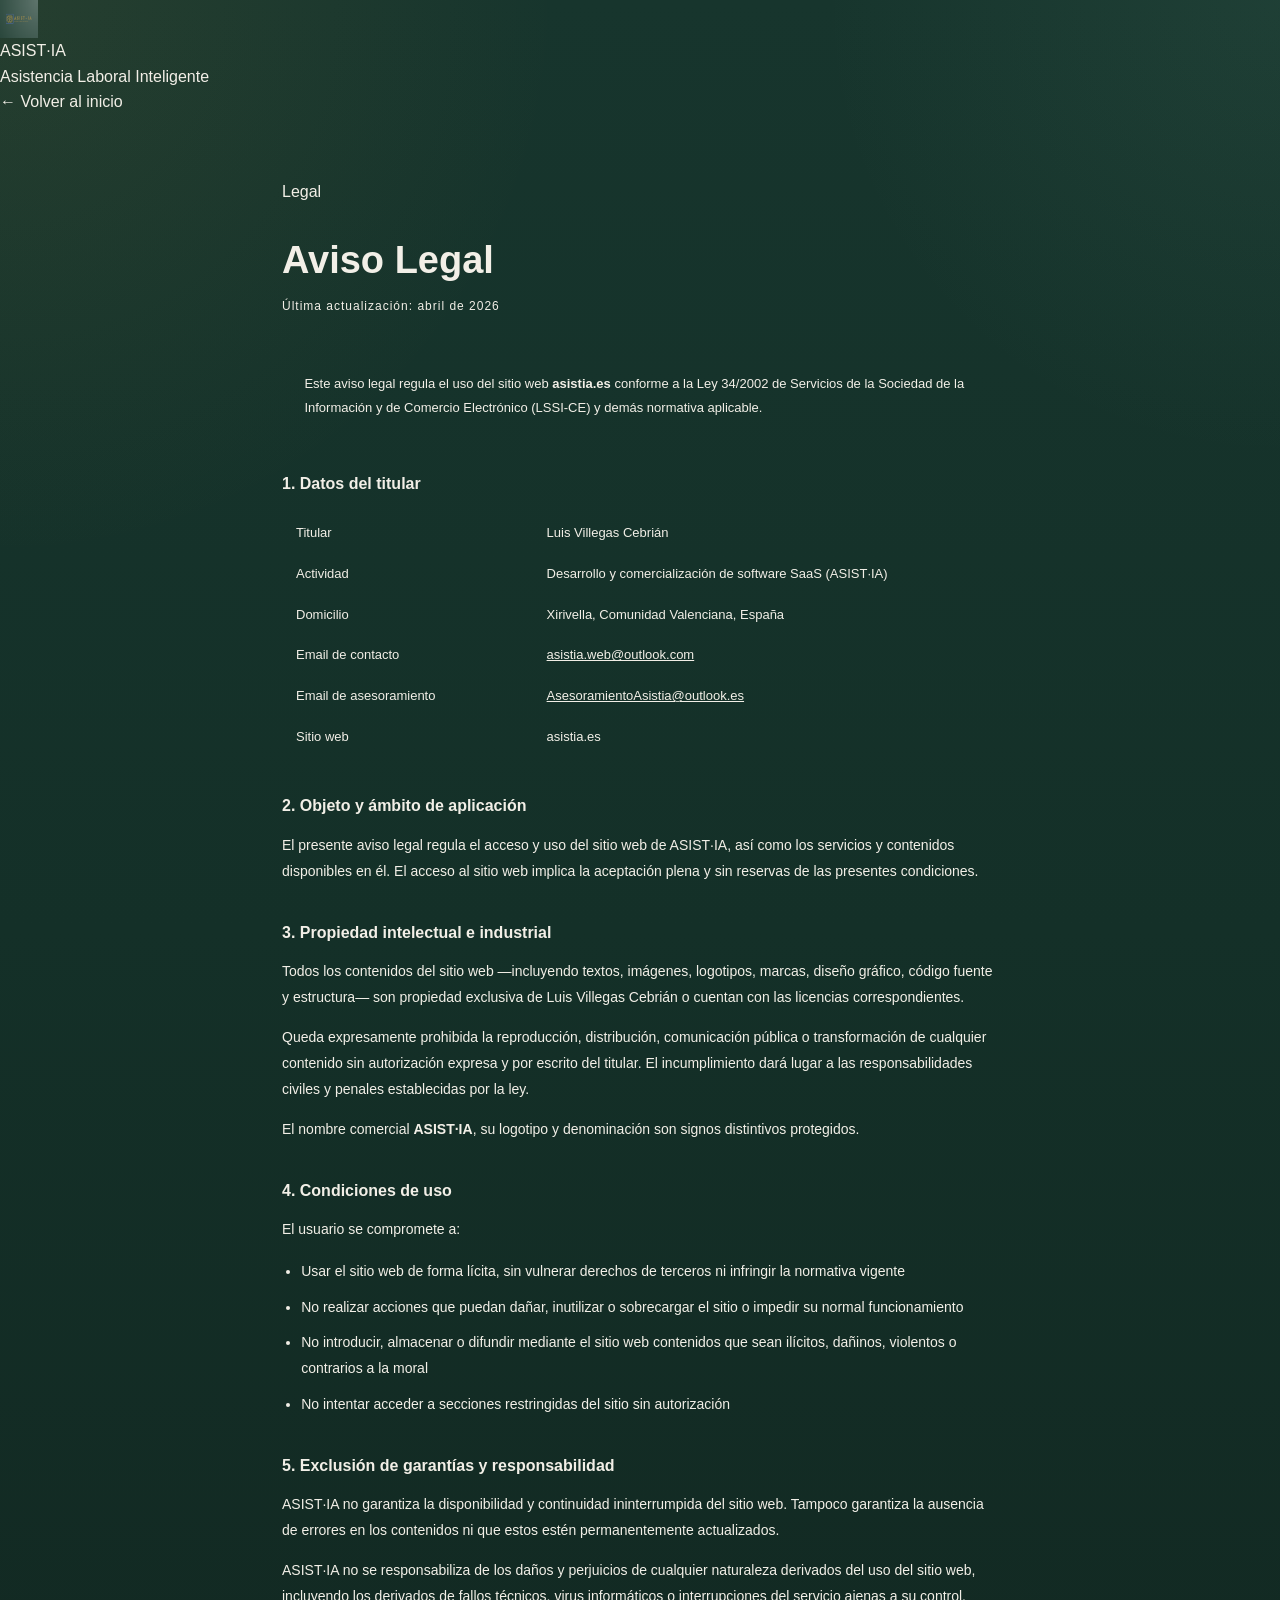
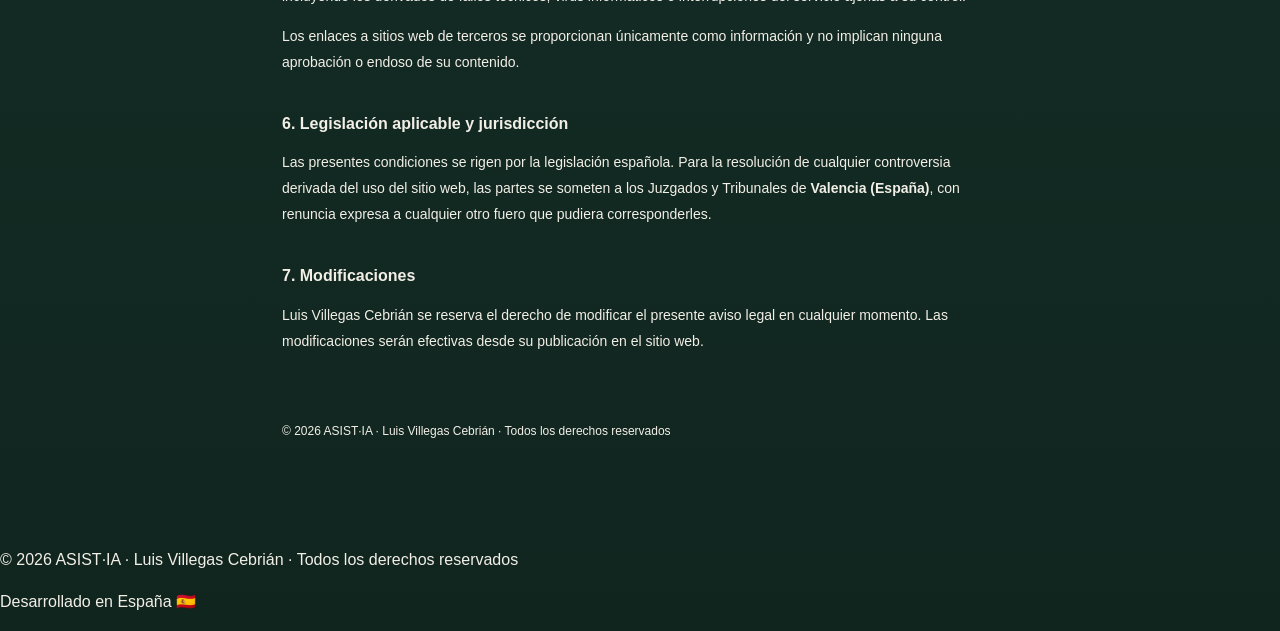
<file: aviso-legal.html>
<!DOCTYPE html>
<html lang="es">
<head>
  <meta charset="UTF-8" />
  <meta name="viewport" content="width=device-width, initial-scale=1.0" />
  <title>Aviso Legal — ASIST·IA</title>
  <meta name="description" content="Aviso legal de ASIST·IA. Condiciones de uso del sitio web y datos del titular." />
  <link rel="icon" type="image/png" href="assets/img/logo-asistia.png" />
  <link rel="preconnect" href="https://fonts.googleapis.com" />
  <link rel="preconnect" href="https://fonts.gstatic.com" crossorigin />
  <link href="https://fonts.googleapis.com/css2?family=Syne:wght@400;700;800&family=DM+Sans:ital,wght@0,300;0,400;0,500;1,300&display=swap" rel="stylesheet" />
  <link rel="stylesheet" href="assets/css/styles.css" />
  <style>
    .legal-wrap { max-width: 780px; margin: 0 auto; padding: 4rem 2rem 5rem; }
    .legal-wrap h1 { font-family: var(--font-display); font-size: clamp(24px, 3vw, 38px); font-weight: 800; color: var(--dorado); margin-bottom: 0.4rem; }
    .legal-fecha { font-size: 12px; color: var(--texto-suave); letter-spacing: 1px; margin-bottom: 2.5rem; display: block; }
    .legal-wrap h2 { font-family: var(--font-display); font-size: 16px; font-weight: 700; color: var(--texto); margin: 2.2rem 0 0.6rem; }
    .legal-wrap p, .legal-wrap li { font-size: 14px; color: var(--texto-suave); line-height: 1.85; margin-bottom: 0.6rem; }
    .legal-wrap ul { padding-left: 1.2rem; margin-bottom: 0.6rem; }
    .legal-wrap ul li::marker { color: var(--dorado); }
    .legal-wrap a { color: var(--dorado); text-decoration: underline; }
    .legal-divider { height: 1px; background: var(--borde-suave); margin: 2rem 0; }
    .legal-highlight { background: var(--dorado-suave); border: 1px solid var(--dorado-borde); border-radius: var(--radio); padding: 1rem 1.4rem; margin: 1.5rem 0; }
    .legal-highlight p { margin: 0; color: var(--texto-suave); font-size: 13px; }
    .datos-table { width: 100%; border-collapse: collapse; margin: 1rem 0 1.5rem; font-size: 13px; }
    .datos-table td { padding: 10px 14px; border-bottom: 1px solid var(--borde-suave); color: var(--texto-suave); vertical-align: top; }
    .datos-table td:first-child { color: var(--texto); font-weight: 500; width: 35%; white-space: nowrap; }
  </style>
</head>
<body>

  <header>
    <nav class="nav" aria-label="Navegación principal">
      <a href="index.html" class="nav-logo" aria-label="ASIST·IA — Volver al inicio">
        <img src="assets/img/logo-asistia.png" alt="Logo ASIST·IA" width="38" height="38" />
        <div class="nav-logo-text">
          <div class="logo-nombre">ASIST·IA</div>
          <div class="logo-claim">Asistencia Laboral Inteligente</div>
        </div>
      </a>
      <a href="index.html" class="nav-cta">← Volver al inicio</a>
    </nav>
  </header>

  <main>
    <div class="legal-wrap">
      <div class="sec-tag">Legal</div>
      <h1>Aviso Legal</h1>
      <span class="legal-fecha">Última actualización: abril de 2026</span>

      <div class="legal-highlight">
        <p>Este aviso legal regula el uso del sitio web <strong>asistia.es</strong> conforme a la Ley 34/2002 de Servicios de la Sociedad de la Información y de Comercio Electrónico (LSSI-CE) y demás normativa aplicable.</p>
      </div>

      <h2>1. Datos del titular</h2>
      <table class="datos-table" aria-label="Datos identificativos del titular">
        <tr><td>Titular</td><td>Luis Villegas Cebrián</td></tr>
        <tr><td>Actividad</td><td>Desarrollo y comercialización de software SaaS (ASIST·IA)</td></tr>
        <tr><td>Domicilio</td><td>Xirivella, Comunidad Valenciana, España</td></tr>
        <tr><td>Email de contacto</td><td><a href="mailto:asistia.web@outlook.com">asistia.web@outlook.com</a></td></tr>
        <tr><td>Email de asesoramiento</td><td><a href="mailto:AsesoramientoAsistia@outlook.es">AsesoramientoAsistia@outlook.es</a></td></tr>
        <tr><td>Sitio web</td><td>asistia.es</td></tr>
      </table>

      <h2>2. Objeto y ámbito de aplicación</h2>
      <p>El presente aviso legal regula el acceso y uso del sitio web de ASIST·IA, así como los servicios y contenidos disponibles en él. El acceso al sitio web implica la aceptación plena y sin reservas de las presentes condiciones.</p>

      <h2>3. Propiedad intelectual e industrial</h2>
      <p>Todos los contenidos del sitio web —incluyendo textos, imágenes, logotipos, marcas, diseño gráfico, código fuente y estructura— son propiedad exclusiva de Luis Villegas Cebrián o cuentan con las licencias correspondientes.</p>
      <p>Queda expresamente prohibida la reproducción, distribución, comunicación pública o transformación de cualquier contenido sin autorización expresa y por escrito del titular. El incumplimiento dará lugar a las responsabilidades civiles y penales establecidas por la ley.</p>
      <p>El nombre comercial <strong>ASIST·IA</strong>, su logotipo y denominación son signos distintivos protegidos.</p>

      <h2>4. Condiciones de uso</h2>
      <p>El usuario se compromete a:</p>
      <ul>
        <li>Usar el sitio web de forma lícita, sin vulnerar derechos de terceros ni infringir la normativa vigente</li>
        <li>No realizar acciones que puedan dañar, inutilizar o sobrecargar el sitio o impedir su normal funcionamiento</li>
        <li>No introducir, almacenar o difundir mediante el sitio web contenidos que sean ilícitos, dañinos, violentos o contrarios a la moral</li>
        <li>No intentar acceder a secciones restringidas del sitio sin autorización</li>
      </ul>

      <h2>5. Exclusión de garantías y responsabilidad</h2>
      <p>ASIST·IA no garantiza la disponibilidad y continuidad ininterrumpida del sitio web. Tampoco garantiza la ausencia de errores en los contenidos ni que estos estén permanentemente actualizados.</p>
      <p>ASIST·IA no se responsabiliza de los daños y perjuicios de cualquier naturaleza derivados del uso del sitio web, incluyendo los derivados de fallos técnicos, virus informáticos o interrupciones del servicio ajenas a su control.</p>
      <p>Los enlaces a sitios web de terceros se proporcionan únicamente como información y no implican ninguna aprobación o endoso de su contenido.</p>

      <h2>6. Legislación aplicable y jurisdicción</h2>
      <p>Las presentes condiciones se rigen por la legislación española. Para la resolución de cualquier controversia derivada del uso del sitio web, las partes se someten a los Juzgados y Tribunales de <strong>Valencia (España)</strong>, con renuncia expresa a cualquier otro fuero que pudiera corresponderles.</p>

      <h2>7. Modificaciones</h2>
      <p>Luis Villegas Cebrián se reserva el derecho de modificar el presente aviso legal en cualquier momento. Las modificaciones serán efectivas desde su publicación en el sitio web.</p>

      <div class="legal-divider"></div>
      <p style="font-size:12px; color: var(--texto-muy-suave);">© 2026 ASIST·IA · Luis Villegas Cebrián · Todos los derechos reservados</p>
    </div>
  </main>

  <footer aria-label="Pie de página">
    <div class="footer-bottom">
      <p class="footer-copy">© 2026 ASIST·IA · Luis Villegas Cebrián · Todos los derechos reservados</p>
      <p class="footer-pais">Desarrollado en España 🇪🇸</p>
    </div>
  </footer>

</body>
</html>
</file>
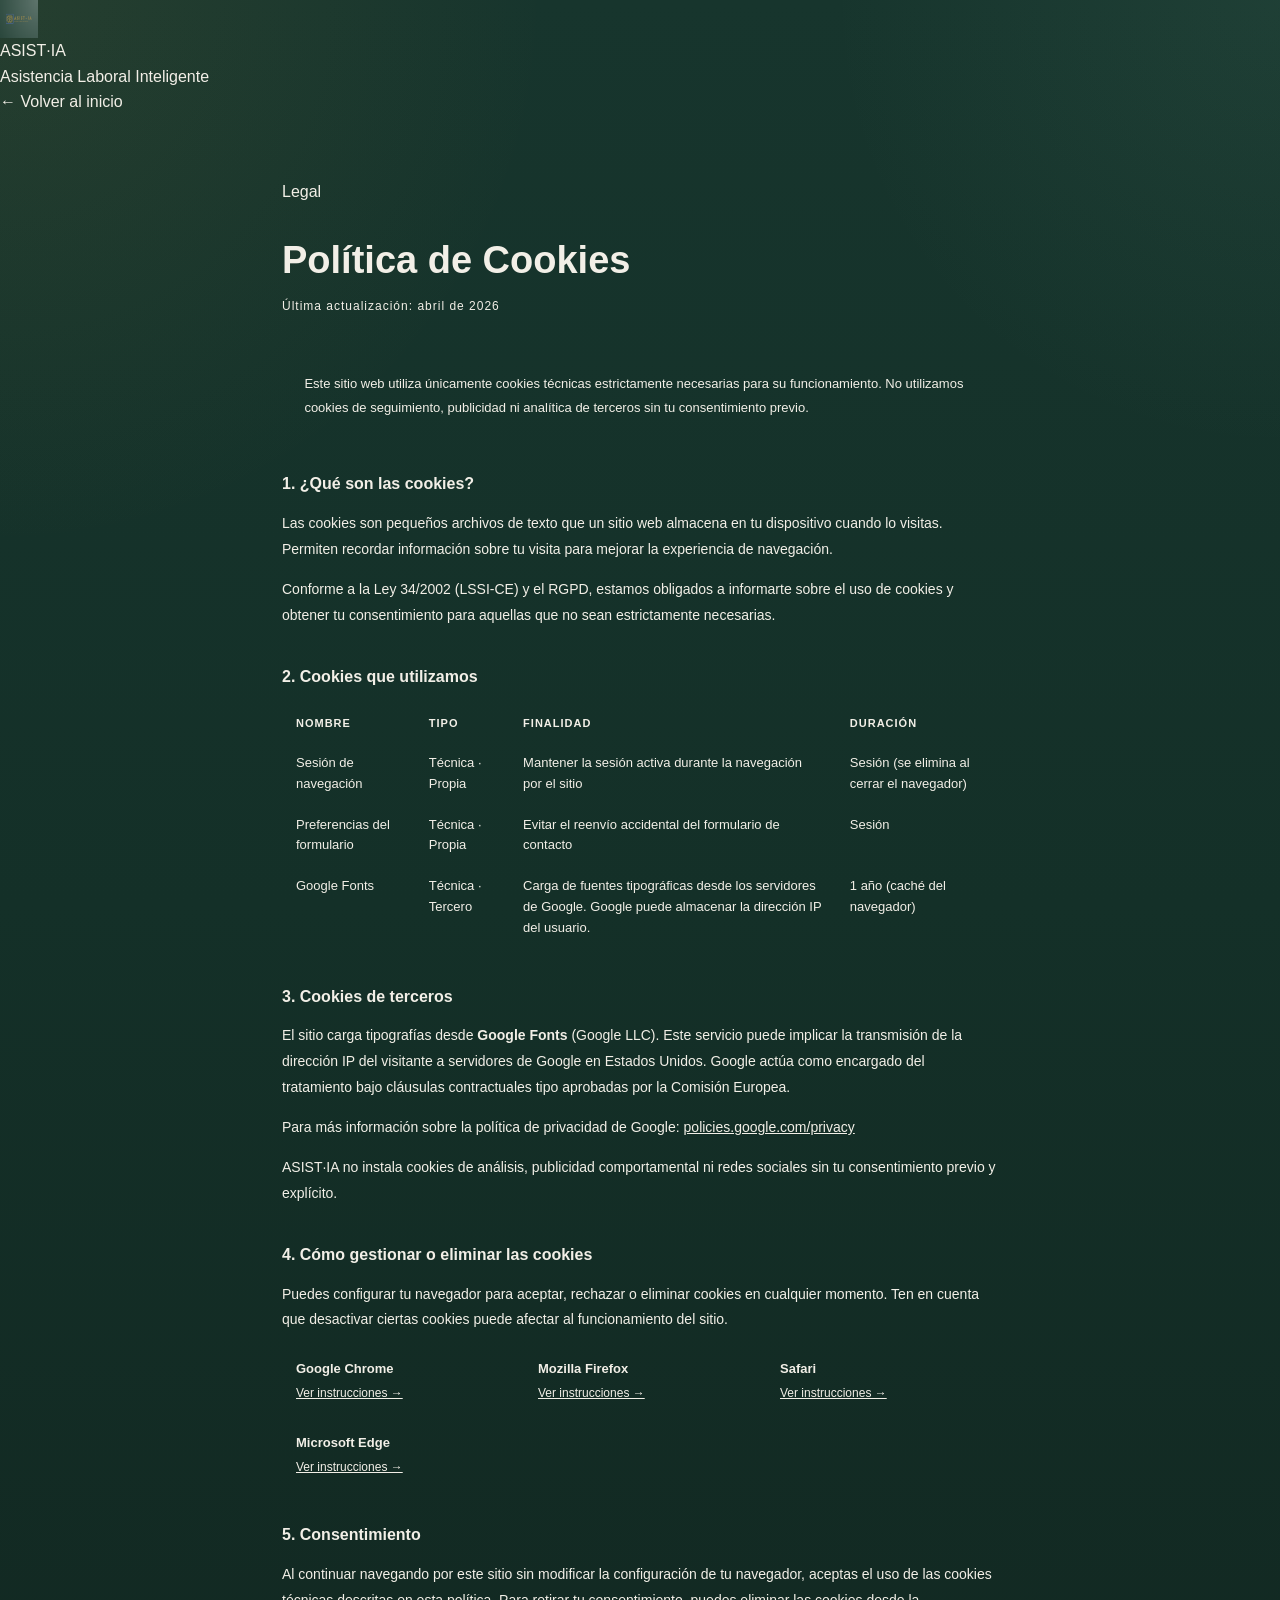
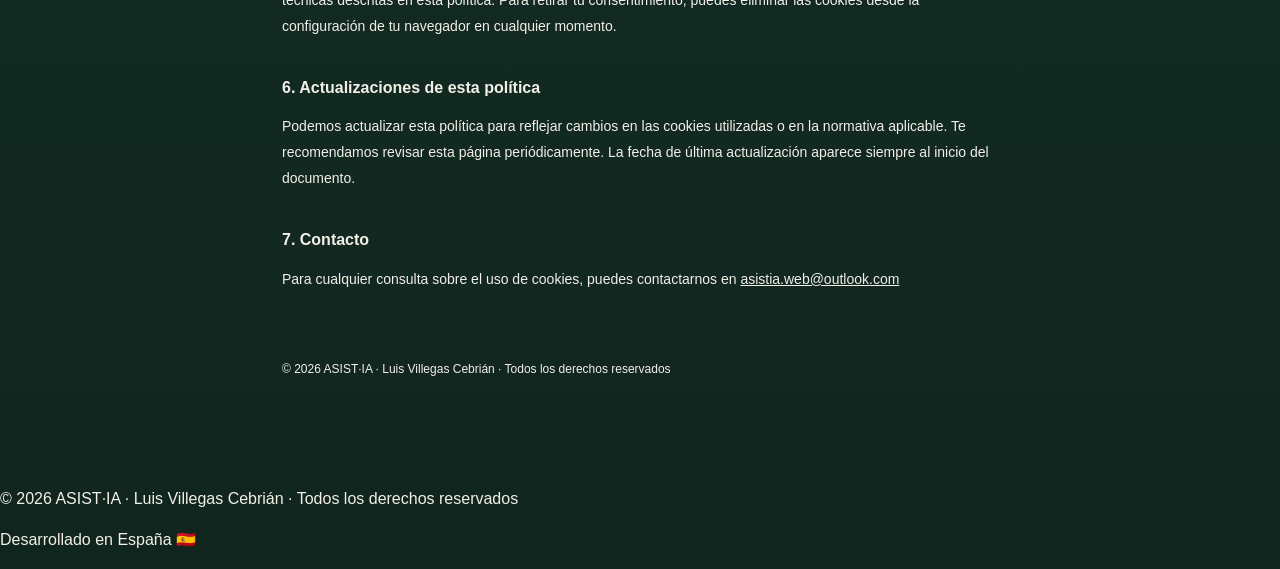
<file: cookies.html>
<!DOCTYPE html>
<html lang="es">
<head>
  <meta charset="UTF-8" />
  <meta name="viewport" content="width=device-width, initial-scale=1.0" />
  <title>Política de Cookies — ASIST·IA</title>
  <meta name="description" content="Política de cookies de ASIST·IA. Información sobre los tipos de cookies utilizadas y cómo gestionarlas." />
  <link rel="icon" type="image/png" href="assets/img/logo-asistia.png" />
  <link rel="preconnect" href="https://fonts.googleapis.com" />
  <link rel="preconnect" href="https://fonts.gstatic.com" crossorigin />
  <link href="https://fonts.googleapis.com/css2?family=Syne:wght@400;700;800&family=DM+Sans:ital,wght@0,300;0,400;0,500;1,300&display=swap" rel="stylesheet" />
  <link rel="stylesheet" href="assets/css/styles.css" />
  <style>
    .legal-wrap { max-width: 780px; margin: 0 auto; padding: 4rem 2rem 5rem; }
    .legal-wrap h1 { font-family: var(--font-display); font-size: clamp(24px, 3vw, 38px); font-weight: 800; color: var(--dorado); margin-bottom: 0.4rem; }
    .legal-fecha { font-size: 12px; color: var(--texto-suave); letter-spacing: 1px; margin-bottom: 2.5rem; display: block; }
    .legal-wrap h2 { font-family: var(--font-display); font-size: 16px; font-weight: 700; color: var(--texto); margin: 2.2rem 0 0.6rem; }
    .legal-wrap p, .legal-wrap li { font-size: 14px; color: var(--texto-suave); line-height: 1.85; margin-bottom: 0.6rem; }
    .legal-wrap ul { padding-left: 1.2rem; margin-bottom: 0.6rem; }
    .legal-wrap ul li::marker { color: var(--dorado); }
    .legal-wrap a { color: var(--dorado); text-decoration: underline; }
    .legal-divider { height: 1px; background: var(--borde-suave); margin: 2rem 0; }
    .legal-highlight { background: var(--dorado-suave); border: 1px solid var(--dorado-borde); border-radius: var(--radio); padding: 1rem 1.4rem; margin: 1.5rem 0; }
    .legal-highlight p { margin: 0; color: var(--texto-suave); font-size: 13px; }
    .cookies-table { width: 100%; border-collapse: collapse; margin: 1rem 0 1.5rem; font-size: 13px; }
    .cookies-table th { text-align: left; padding: 10px 14px; border-bottom: 1px solid var(--borde); color: var(--dorado); font-family: var(--font-display); font-size: 11px; letter-spacing: 1px; text-transform: uppercase; font-weight: 700; }
    .cookies-table td { padding: 10px 14px; border-bottom: 1px solid var(--borde-suave); color: var(--texto-suave); vertical-align: top; }
    .cookies-table td:first-child { color: var(--texto); font-weight: 500; }
    .browser-list { display: grid; grid-template-columns: repeat(auto-fill, minmax(180px, 1fr)); gap: 10px; margin: 1rem 0; }
    .browser-item { background: var(--verde-sup); border: 1px solid var(--borde-suave); border-radius: var(--radio); padding: 10px 14px; font-size: 13px; color: var(--texto-suave); }
    .browser-item a { display: block; font-size: 12px; margin-top: 4px; }
  </style>
</head>
<body>

  <header>
    <nav class="nav" aria-label="Navegación principal">
      <a href="index.html" class="nav-logo" aria-label="ASIST·IA — Volver al inicio">
        <img src="assets/img/logo-asistia.png" alt="Logo ASIST·IA" width="38" height="38" />
        <div class="nav-logo-text">
          <div class="logo-nombre">ASIST·IA</div>
          <div class="logo-claim">Asistencia Laboral Inteligente</div>
        </div>
      </a>
      <a href="index.html" class="nav-cta">← Volver al inicio</a>
    </nav>
  </header>

  <main>
    <div class="legal-wrap">
      <div class="sec-tag">Legal</div>
      <h1>Política de Cookies</h1>
      <span class="legal-fecha">Última actualización: abril de 2026</span>

      <div class="legal-highlight">
        <p>Este sitio web utiliza únicamente cookies técnicas estrictamente necesarias para su funcionamiento. No utilizamos cookies de seguimiento, publicidad ni analítica de terceros sin tu consentimiento previo.</p>
      </div>

      <h2>1. ¿Qué son las cookies?</h2>
      <p>Las cookies son pequeños archivos de texto que un sitio web almacena en tu dispositivo cuando lo visitas. Permiten recordar información sobre tu visita para mejorar la experiencia de navegación.</p>
      <p>Conforme a la Ley 34/2002 (LSSI-CE) y el RGPD, estamos obligados a informarte sobre el uso de cookies y obtener tu consentimiento para aquellas que no sean estrictamente necesarias.</p>

      <h2>2. Cookies que utilizamos</h2>
      <table class="cookies-table" aria-label="Tabla de cookies utilizadas">
        <thead>
          <tr>
            <th>Nombre</th>
            <th>Tipo</th>
            <th>Finalidad</th>
            <th>Duración</th>
          </tr>
        </thead>
        <tbody>
          <tr>
            <td>Sesión de navegación</td>
            <td>Técnica · Propia</td>
            <td>Mantener la sesión activa durante la navegación por el sitio</td>
            <td>Sesión (se elimina al cerrar el navegador)</td>
          </tr>
          <tr>
            <td>Preferencias del formulario</td>
            <td>Técnica · Propia</td>
            <td>Evitar el reenvío accidental del formulario de contacto</td>
            <td>Sesión</td>
          </tr>
          <tr>
            <td>Google Fonts</td>
            <td>Técnica · Tercero</td>
            <td>Carga de fuentes tipográficas desde los servidores de Google. Google puede almacenar la dirección IP del usuario.</td>
            <td>1 año (caché del navegador)</td>
          </tr>
        </tbody>
      </table>

      <h2>3. Cookies de terceros</h2>
      <p>El sitio carga tipografías desde <strong>Google Fonts</strong> (Google LLC). Este servicio puede implicar la transmisión de la dirección IP del visitante a servidores de Google en Estados Unidos. Google actúa como encargado del tratamiento bajo cláusulas contractuales tipo aprobadas por la Comisión Europea.</p>
      <p>Para más información sobre la política de privacidad de Google: <a href="https://policies.google.com/privacy" target="_blank" rel="noopener noreferrer">policies.google.com/privacy</a></p>
      <p>ASIST·IA no instala cookies de análisis, publicidad comportamental ni redes sociales sin tu consentimiento previo y explícito.</p>

      <h2>4. Cómo gestionar o eliminar las cookies</h2>
      <p>Puedes configurar tu navegador para aceptar, rechazar o eliminar cookies en cualquier momento. Ten en cuenta que desactivar ciertas cookies puede afectar al funcionamiento del sitio.</p>

      <div class="browser-list">
        <div class="browser-item">
          <strong>Google Chrome</strong>
          <a href="https://support.google.com/chrome/answer/95647" target="_blank" rel="noopener noreferrer">Ver instrucciones →</a>
        </div>
        <div class="browser-item">
          <strong>Mozilla Firefox</strong>
          <a href="https://support.mozilla.org/es/kb/cookies-informacion-que-los-sitios-web-guardan-en-" target="_blank" rel="noopener noreferrer">Ver instrucciones →</a>
        </div>
        <div class="browser-item">
          <strong>Safari</strong>
          <a href="https://support.apple.com/es-es/guide/safari/sfri11471/mac" target="_blank" rel="noopener noreferrer">Ver instrucciones →</a>
        </div>
        <div class="browser-item">
          <strong>Microsoft Edge</strong>
          <a href="https://support.microsoft.com/es-es/microsoft-edge/eliminar-las-cookies-en-microsoft-edge-63947406-40ac-c3b8-57b9-2a946a29ae09" target="_blank" rel="noopener noreferrer">Ver instrucciones →</a>
        </div>
      </div>

      <h2>5. Consentimiento</h2>
      <p>Al continuar navegando por este sitio sin modificar la configuración de tu navegador, aceptas el uso de las cookies técnicas descritas en esta política. Para retirar tu consentimiento, puedes eliminar las cookies desde la configuración de tu navegador en cualquier momento.</p>

      <h2>6. Actualizaciones de esta política</h2>
      <p>Podemos actualizar esta política para reflejar cambios en las cookies utilizadas o en la normativa aplicable. Te recomendamos revisar esta página periódicamente. La fecha de última actualización aparece siempre al inicio del documento.</p>

      <h2>7. Contacto</h2>
      <p>Para cualquier consulta sobre el uso de cookies, puedes contactarnos en <a href="mailto:asistia.web@outlook.com">asistia.web@outlook.com</a></p>

      <div class="legal-divider"></div>
      <p style="font-size:12px; color: var(--texto-muy-suave);">© 2026 ASIST·IA · Luis Villegas Cebrián · Todos los derechos reservados</p>
    </div>
  </main>

  <footer aria-label="Pie de página">
    <div class="footer-bottom">
      <p class="footer-copy">© 2026 ASIST·IA · Luis Villegas Cebrián · Todos los derechos reservados</p>
      <p class="footer-pais">Desarrollado en España 🇪🇸</p>
    </div>
  </footer>

</body>
</html>
</file>
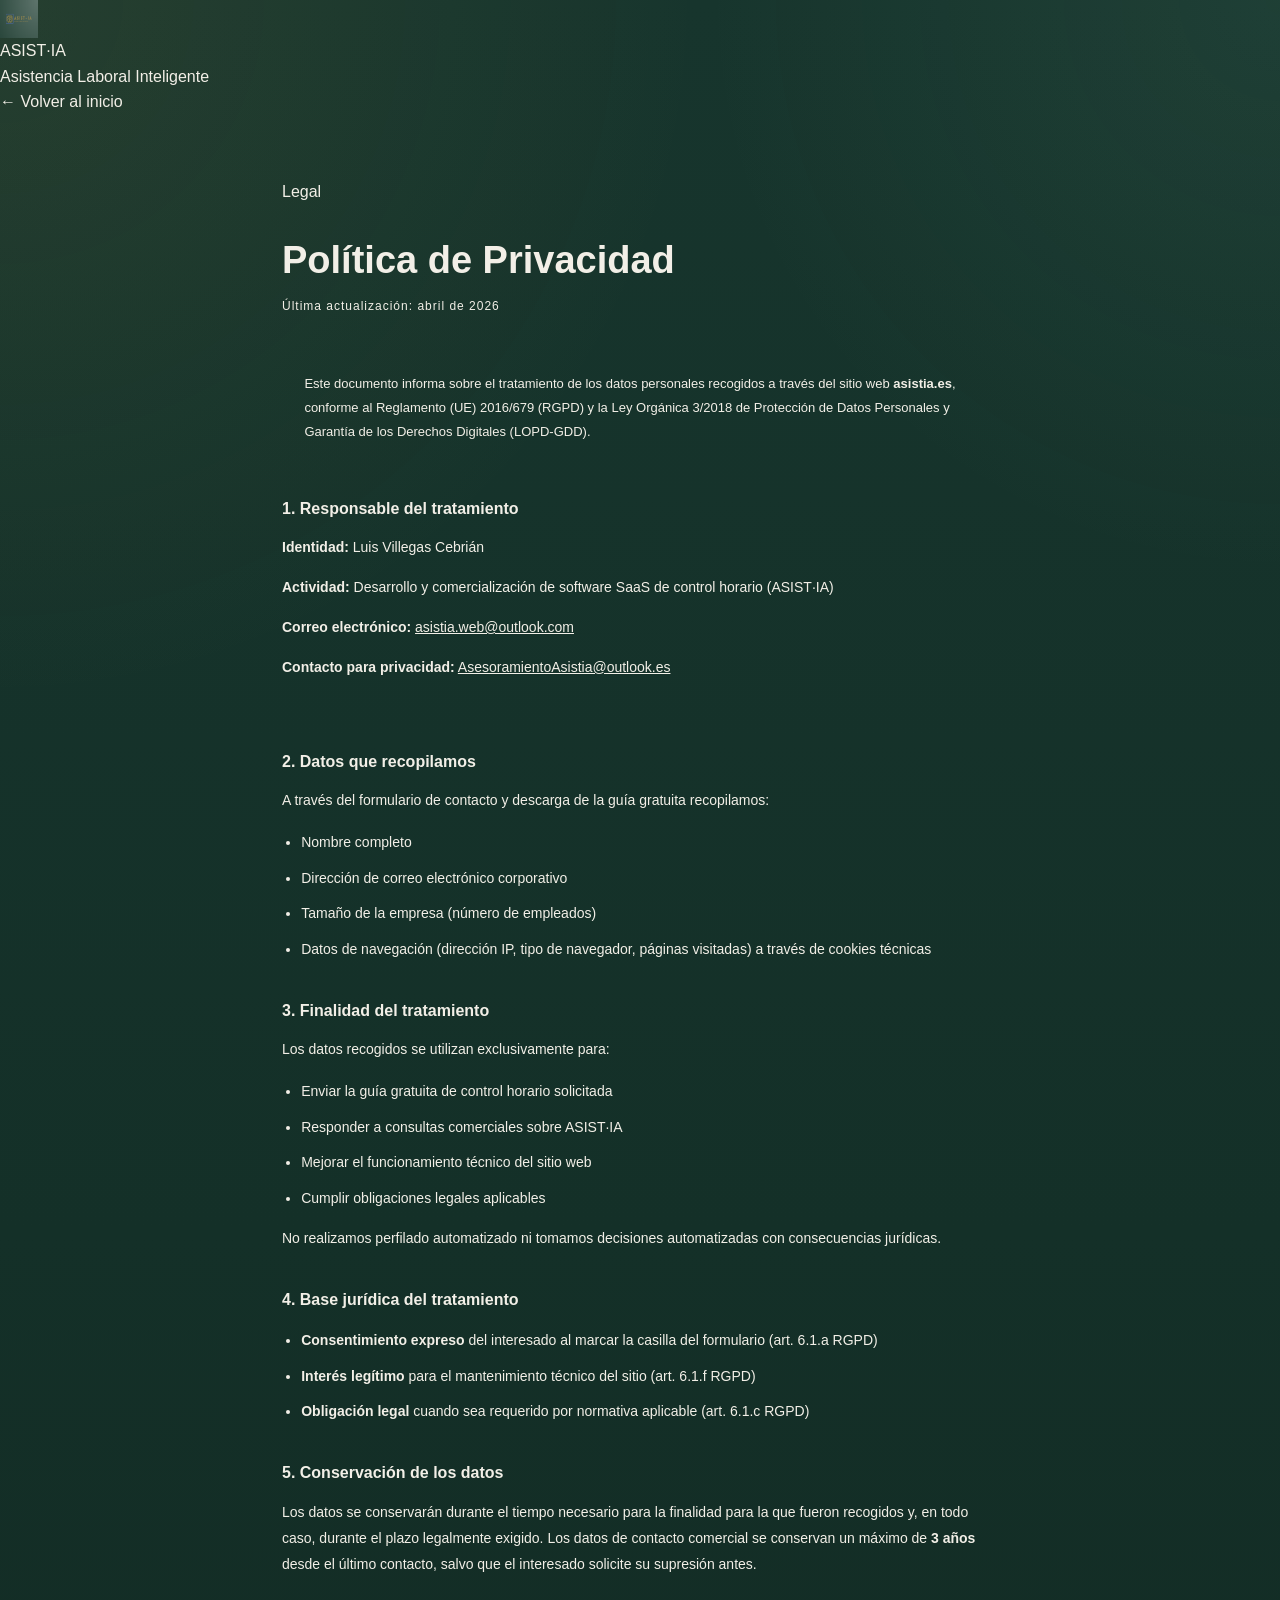
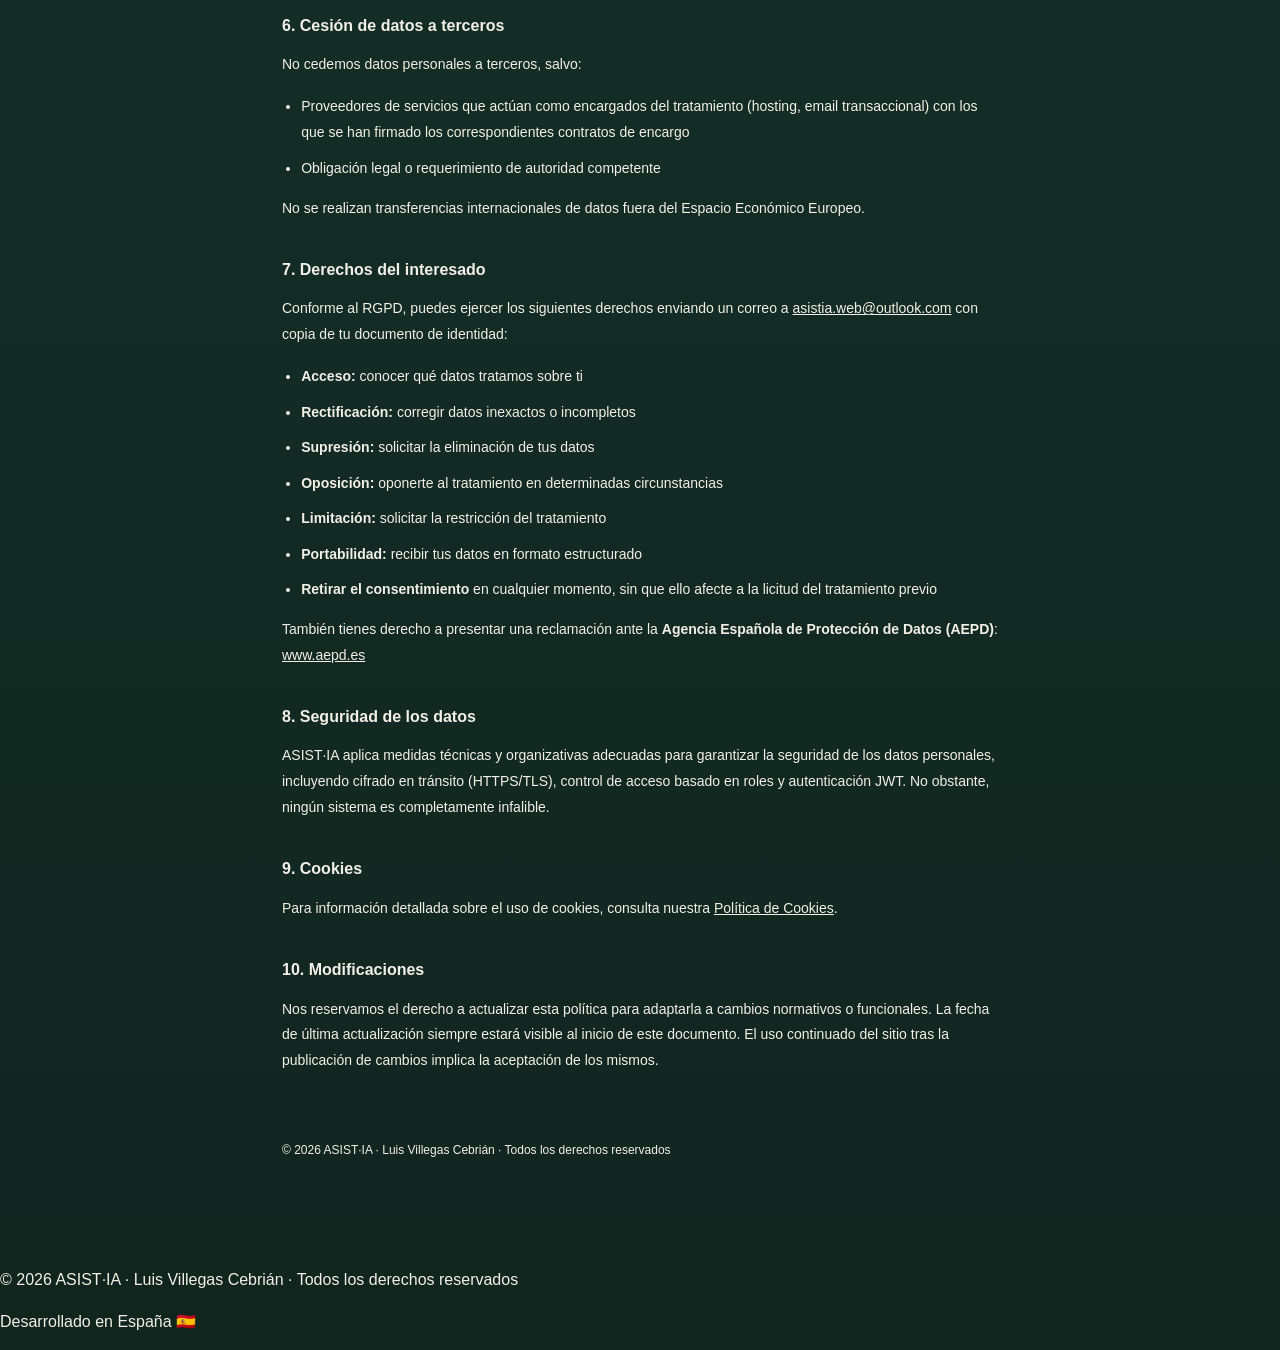
<file: privacidad.html>
<!DOCTYPE html>
<html lang="es">
<head>
  <meta charset="UTF-8" />
  <meta name="viewport" content="width=device-width, initial-scale=1.0" />
  <title>Política de Privacidad — ASIST·IA</title>
  <meta name="description" content="Política de privacidad de ASIST·IA. Información sobre el tratamiento de datos personales conforme al RGPD y la LOPD-GDD." />
  <link rel="icon" type="image/png" href="assets/img/logo-asistia.png" />
  <link rel="preconnect" href="https://fonts.googleapis.com" />
  <link rel="preconnect" href="https://fonts.gstatic.com" crossorigin />
  <link href="https://fonts.googleapis.com/css2?family=Syne:wght@400;700;800&family=DM+Sans:ital,wght@0,300;0,400;0,500;1,300&display=swap" rel="stylesheet" />
  <link rel="stylesheet" href="assets/css/styles.css" />
  <style>
    .legal-wrap { max-width: 780px; margin: 0 auto; padding: 4rem 2rem 5rem; }
    .legal-wrap h1 { font-family: var(--font-display); font-size: clamp(24px, 3vw, 38px); font-weight: 800; color: var(--dorado); margin-bottom: 0.4rem; }
    .legal-fecha { font-size: 12px; color: var(--texto-suave); letter-spacing: 1px; margin-bottom: 2.5rem; display: block; }
    .legal-wrap h2 { font-family: var(--font-display); font-size: 16px; font-weight: 700; color: var(--texto); margin: 2.2rem 0 0.6rem; }
    .legal-wrap p, .legal-wrap li { font-size: 14px; color: var(--texto-suave); line-height: 1.85; margin-bottom: 0.6rem; }
    .legal-wrap ul { padding-left: 1.2rem; margin-bottom: 0.6rem; }
    .legal-wrap ul li::marker { color: var(--dorado); }
    .legal-wrap a { color: var(--dorado); text-decoration: underline; }
    .legal-divider { height: 1px; background: var(--borde-suave); margin: 2rem 0; }
    .legal-highlight { background: var(--dorado-suave); border: 1px solid var(--dorado-borde); border-radius: var(--radio); padding: 1rem 1.4rem; margin: 1.5rem 0; }
    .legal-highlight p { margin: 0; color: var(--texto-suave); font-size: 13px; }
  </style>
</head>
<body>

  <header>
    <nav class="nav" aria-label="Navegación principal">
      <a href="index.html" class="nav-logo" aria-label="ASIST·IA — Volver al inicio">
        <img src="assets/img/logo-asistia.png" alt="Logo ASIST·IA" width="38" height="38" />
        <div class="nav-logo-text">
          <div class="logo-nombre">ASIST·IA</div>
          <div class="logo-claim">Asistencia Laboral Inteligente</div>
        </div>
      </a>
      <a href="index.html" class="nav-cta">← Volver al inicio</a>
    </nav>
  </header>

  <main>
    <div class="legal-wrap">
      <div class="sec-tag">Legal</div>
      <h1>Política de Privacidad</h1>
      <span class="legal-fecha">Última actualización: abril de 2026</span>

      <div class="legal-highlight">
        <p>Este documento informa sobre el tratamiento de los datos personales recogidos a través del sitio web <strong>asistia.es</strong>, conforme al Reglamento (UE) 2016/679 (RGPD) y la Ley Orgánica 3/2018 de Protección de Datos Personales y Garantía de los Derechos Digitales (LOPD-GDD).</p>
      </div>

      <h2>1. Responsable del tratamiento</h2>
      <p><strong>Identidad:</strong> Luis Villegas Cebrián</p>
      <p><strong>Actividad:</strong> Desarrollo y comercialización de software SaaS de control horario (ASIST·IA)</p>
      <p><strong>Correo electrónico:</strong> <a href="mailto:asistia.web@outlook.com">asistia.web@outlook.com</a></p>
      <p><strong>Contacto para privacidad:</strong> <a href="mailto:AsesoramientoAsistia@outlook.es">AsesoramientoAsistia@outlook.es</a></p>

      <div class="legal-divider"></div>

      <h2>2. Datos que recopilamos</h2>
      <p>A través del formulario de contacto y descarga de la guía gratuita recopilamos:</p>
      <ul>
        <li>Nombre completo</li>
        <li>Dirección de correo electrónico corporativo</li>
        <li>Tamaño de la empresa (número de empleados)</li>
        <li>Datos de navegación (dirección IP, tipo de navegador, páginas visitadas) a través de cookies técnicas</li>
      </ul>

      <h2>3. Finalidad del tratamiento</h2>
      <p>Los datos recogidos se utilizan exclusivamente para:</p>
      <ul>
        <li>Enviar la guía gratuita de control horario solicitada</li>
        <li>Responder a consultas comerciales sobre ASIST·IA</li>
        <li>Mejorar el funcionamiento técnico del sitio web</li>
        <li>Cumplir obligaciones legales aplicables</li>
      </ul>
      <p>No realizamos perfilado automatizado ni tomamos decisiones automatizadas con consecuencias jurídicas.</p>

      <h2>4. Base jurídica del tratamiento</h2>
      <ul>
        <li><strong>Consentimiento expreso</strong> del interesado al marcar la casilla del formulario (art. 6.1.a RGPD)</li>
        <li><strong>Interés legítimo</strong> para el mantenimiento técnico del sitio (art. 6.1.f RGPD)</li>
        <li><strong>Obligación legal</strong> cuando sea requerido por normativa aplicable (art. 6.1.c RGPD)</li>
      </ul>

      <h2>5. Conservación de los datos</h2>
      <p>Los datos se conservarán durante el tiempo necesario para la finalidad para la que fueron recogidos y, en todo caso, durante el plazo legalmente exigido. Los datos de contacto comercial se conservan un máximo de <strong>3 años</strong> desde el último contacto, salvo que el interesado solicite su supresión antes.</p>

      <h2>6. Cesión de datos a terceros</h2>
      <p>No cedemos datos personales a terceros, salvo:</p>
      <ul>
        <li>Proveedores de servicios que actúan como encargados del tratamiento (hosting, email transaccional) con los que se han firmado los correspondientes contratos de encargo</li>
        <li>Obligación legal o requerimiento de autoridad competente</li>
      </ul>
      <p>No se realizan transferencias internacionales de datos fuera del Espacio Económico Europeo.</p>

      <h2>7. Derechos del interesado</h2>
      <p>Conforme al RGPD, puedes ejercer los siguientes derechos enviando un correo a <a href="mailto:asistia.web@outlook.com">asistia.web@outlook.com</a> con copia de tu documento de identidad:</p>
      <ul>
        <li><strong>Acceso:</strong> conocer qué datos tratamos sobre ti</li>
        <li><strong>Rectificación:</strong> corregir datos inexactos o incompletos</li>
        <li><strong>Supresión:</strong> solicitar la eliminación de tus datos</li>
        <li><strong>Oposición:</strong> oponerte al tratamiento en determinadas circunstancias</li>
        <li><strong>Limitación:</strong> solicitar la restricción del tratamiento</li>
        <li><strong>Portabilidad:</strong> recibir tus datos en formato estructurado</li>
        <li><strong>Retirar el consentimiento</strong> en cualquier momento, sin que ello afecte a la licitud del tratamiento previo</li>
      </ul>
      <p>También tienes derecho a presentar una reclamación ante la <strong>Agencia Española de Protección de Datos (AEPD)</strong>: <a href="https://www.aepd.es" target="_blank" rel="noopener noreferrer">www.aepd.es</a></p>

      <h2>8. Seguridad de los datos</h2>
      <p>ASIST·IA aplica medidas técnicas y organizativas adecuadas para garantizar la seguridad de los datos personales, incluyendo cifrado en tránsito (HTTPS/TLS), control de acceso basado en roles y autenticación JWT. No obstante, ningún sistema es completamente infalible.</p>

      <h2>9. Cookies</h2>
      <p>Para información detallada sobre el uso de cookies, consulta nuestra <a href="cookies.html">Política de Cookies</a>.</p>

      <h2>10. Modificaciones</h2>
      <p>Nos reservamos el derecho a actualizar esta política para adaptarla a cambios normativos o funcionales. La fecha de última actualización siempre estará visible al inicio de este documento. El uso continuado del sitio tras la publicación de cambios implica la aceptación de los mismos.</p>

      <div class="legal-divider"></div>
      <p style="font-size:12px; color: var(--texto-muy-suave);">© 2026 ASIST·IA · Luis Villegas Cebrián · Todos los derechos reservados</p>
    </div>
  </main>

  <footer aria-label="Pie de página">
    <div class="footer-bottom">
      <p class="footer-copy">© 2026 ASIST·IA · Luis Villegas Cebrián · Todos los derechos reservados</p>
      <p class="footer-pais">Desarrollado en España 🇪🇸</p>
    </div>
  </footer>

</body>
</html>
</file>
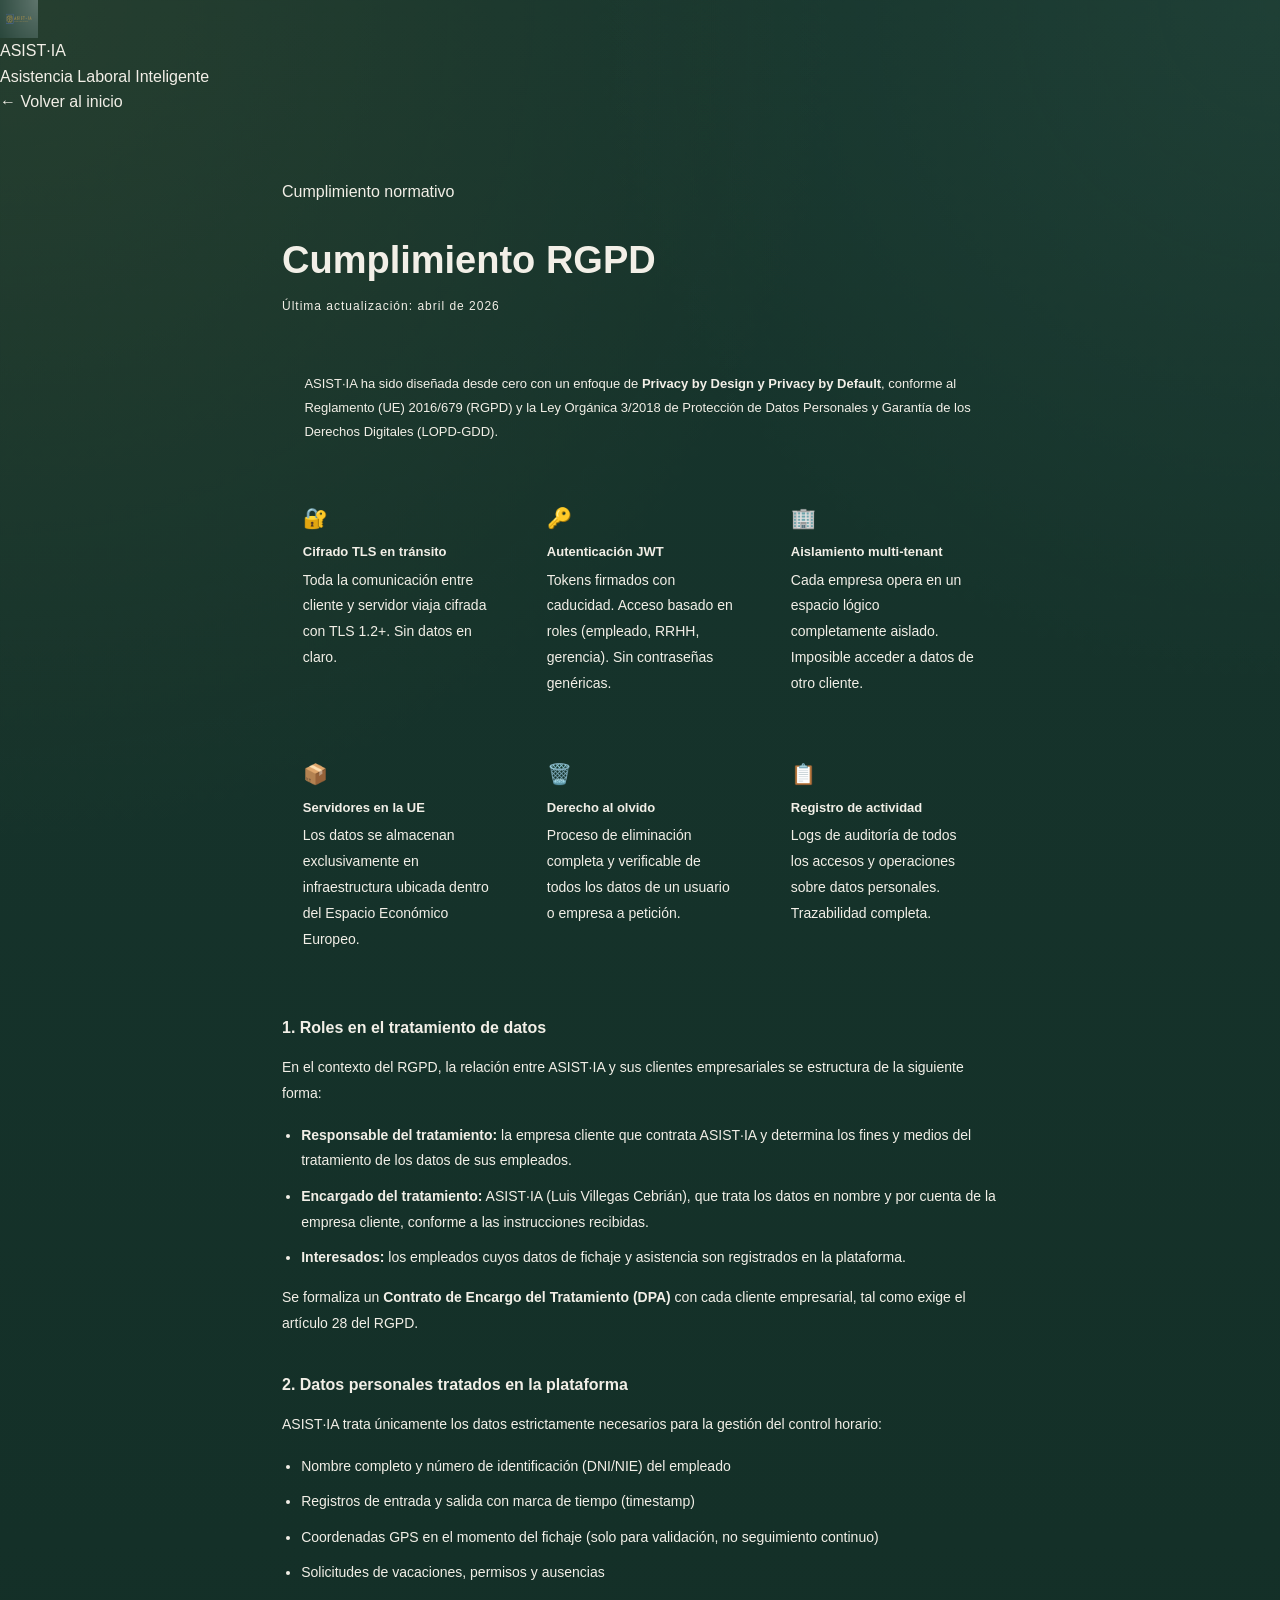
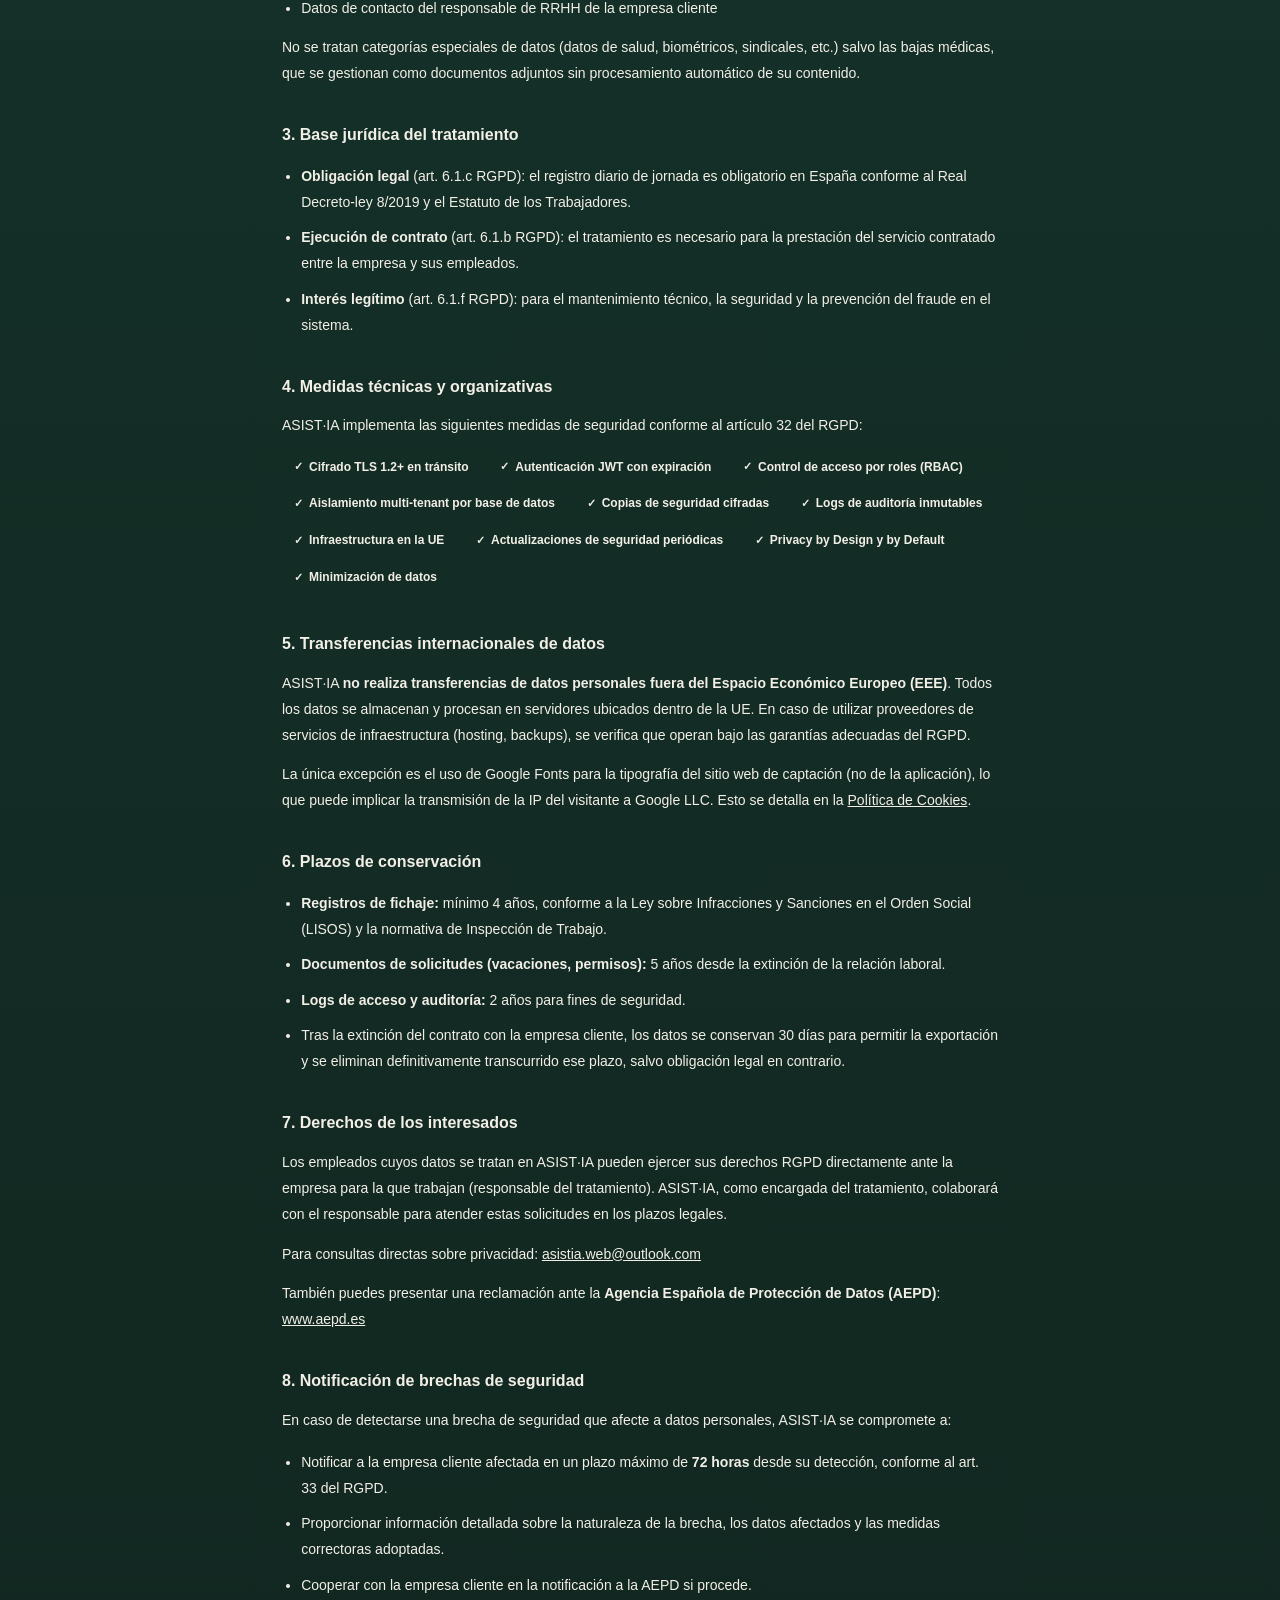
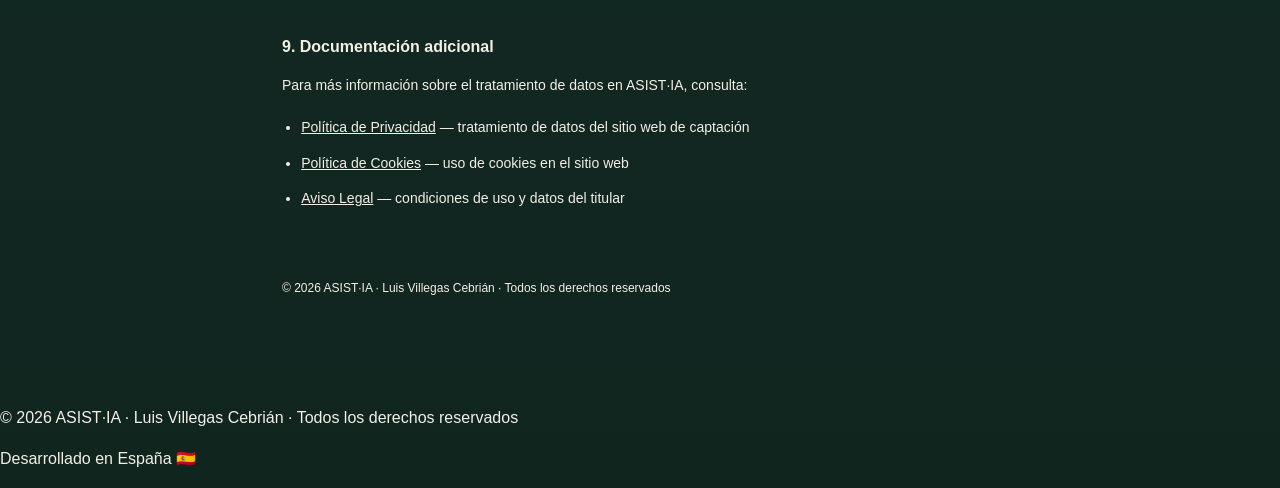
<file: rgpd.html>
<!DOCTYPE html>
<html lang="es">
<head>
  <meta charset="UTF-8" />
  <meta name="viewport" content="width=device-width, initial-scale=1.0" />
  <title>Cumplimiento RGPD — ASIST·IA</title>
  <meta name="description" content="Cómo ASIST·IA cumple el Reglamento General de Protección de Datos (RGPD) en su plataforma SaaS de control horario para empresas españolas." />
  <link rel="icon" type="image/png" href="assets/img/logo-asistia.png" />
  <link rel="preconnect" href="https://fonts.googleapis.com" />
  <link rel="preconnect" href="https://fonts.gstatic.com" crossorigin />
  <link href="https://fonts.googleapis.com/css2?family=Syne:wght@400;700;800&family=DM+Sans:ital,wght@0,300;0,400;0,500;1,300&display=swap" rel="stylesheet" />
  <link rel="stylesheet" href="assets/css/styles.css" />
  <style>
    .legal-wrap { max-width: 780px; margin: 0 auto; padding: 4rem 2rem 5rem; }
    .legal-wrap h1 { font-family: var(--font-display); font-size: clamp(24px, 3vw, 38px); font-weight: 800; color: var(--dorado); margin-bottom: 0.4rem; }
    .legal-fecha { font-size: 12px; color: var(--texto-suave); letter-spacing: 1px; margin-bottom: 2.5rem; display: block; }
    .legal-wrap h2 { font-family: var(--font-display); font-size: 16px; font-weight: 700; color: var(--texto); margin: 2.2rem 0 0.6rem; }
    .legal-wrap p, .legal-wrap li { font-size: 14px; color: var(--texto-suave); line-height: 1.85; margin-bottom: 0.6rem; }
    .legal-wrap ul { padding-left: 1.2rem; margin-bottom: 0.6rem; }
    .legal-wrap ul li::marker { color: var(--dorado); }
    .legal-wrap a { color: var(--dorado); text-decoration: underline; }
    .legal-divider { height: 1px; background: var(--borde-suave); margin: 2rem 0; }
    .legal-highlight { background: var(--dorado-suave); border: 1px solid var(--dorado-borde); border-radius: var(--radio); padding: 1rem 1.4rem; margin: 1.5rem 0; }
    .legal-highlight p { margin: 0; color: var(--texto-suave); font-size: 13px; }
    .rgpd-grid { display: grid; grid-template-columns: repeat(auto-fill, minmax(220px, 1fr)); gap: 1rem; margin: 1.2rem 0 1.5rem; }
    .rgpd-card { background: var(--verde-sup); border: 1px solid var(--borde-suave); border-radius: var(--radio); padding: 1.1rem 1.3rem; }
    .rgpd-card-icon { font-size: 20px; margin-bottom: 0.5rem; }
    .rgpd-card-title { font-size: 13px; font-weight: 700; color: var(--texto); margin-bottom: 0.3rem; font-family: var(--font-display); }
    .rgpd-card-desc { font-size: 12px; color: var(--texto-suave); line-height: 1.6; margin: 0; }
    .rgpd-badge { display: inline-flex; align-items: center; gap: 6px; background: var(--dorado-suave); border: 1px solid var(--dorado-borde); border-radius: 999px; padding: 4px 12px; font-size: 12px; color: var(--dorado); font-weight: 600; margin: 0.3rem 0.2rem 0.3rem 0; }
    .rgpd-badge::before { content: '✓'; font-size: 11px; }
  </style>
</head>
<body>

  <header>
    <nav class="nav" aria-label="Navegación principal">
      <a href="index.html" class="nav-logo" aria-label="ASIST·IA — Volver al inicio">
        <img src="assets/img/logo-asistia.png" alt="Logo ASIST·IA" width="38" height="38" />
        <div class="nav-logo-text">
          <div class="logo-nombre">ASIST·IA</div>
          <div class="logo-claim">Asistencia Laboral Inteligente</div>
        </div>
      </a>
      <a href="index.html" class="nav-cta">&larr; Volver al inicio</a>
    </nav>
  </header>

  <main>
    <div class="legal-wrap">
      <div class="sec-tag">Cumplimiento normativo</div>
      <h1>Cumplimiento RGPD</h1>
      <span class="legal-fecha">Última actualización: abril de 2026</span>

      <div class="legal-highlight">
        <p>ASIST·IA ha sido diseñada desde cero con un enfoque de <strong>Privacy by Design y Privacy by Default</strong>, conforme al Reglamento (UE) 2016/679 (RGPD) y la Ley Orgánica 3/2018 de Protección de Datos Personales y Garantía de los Derechos Digitales (LOPD-GDD).</p>
      </div>

      <div class="rgpd-grid" role="list">
        <div class="rgpd-card" role="listitem">
          <div class="rgpd-card-icon">🔐</div>
          <div class="rgpd-card-title">Cifrado TLS en tránsito</div>
          <p class="rgpd-card-desc">Toda la comunicación entre cliente y servidor viaja cifrada con TLS 1.2+. Sin datos en claro.</p>
        </div>
        <div class="rgpd-card" role="listitem">
          <div class="rgpd-card-icon">🔑</div>
          <div class="rgpd-card-title">Autenticación JWT</div>
          <p class="rgpd-card-desc">Tokens firmados con caducidad. Acceso basado en roles (empleado, RRHH, gerencia). Sin contraseñas genéricas.</p>
        </div>
        <div class="rgpd-card" role="listitem">
          <div class="rgpd-card-icon">🏢</div>
          <div class="rgpd-card-title">Aislamiento multi-tenant</div>
          <p class="rgpd-card-desc">Cada empresa opera en un espacio lógico completamente aislado. Imposible acceder a datos de otro cliente.</p>
        </div>
        <div class="rgpd-card" role="listitem">
          <div class="rgpd-card-icon">📦</div>
          <div class="rgpd-card-title">Servidores en la UE</div>
          <p class="rgpd-card-desc">Los datos se almacenan exclusivamente en infraestructura ubicada dentro del Espacio Económico Europeo.</p>
        </div>
        <div class="rgpd-card" role="listitem">
          <div class="rgpd-card-icon">🗑️</div>
          <div class="rgpd-card-title">Derecho al olvido</div>
          <p class="rgpd-card-desc">Proceso de eliminación completa y verificable de todos los datos de un usuario o empresa a petición.</p>
        </div>
        <div class="rgpd-card" role="listitem">
          <div class="rgpd-card-icon">📋</div>
          <div class="rgpd-card-title">Registro de actividad</div>
          <p class="rgpd-card-desc">Logs de auditoría de todos los accesos y operaciones sobre datos personales. Trazabilidad completa.</p>
        </div>
      </div>

      <h2>1. Roles en el tratamiento de datos</h2>
      <p>En el contexto del RGPD, la relación entre ASIST·IA y sus clientes empresariales se estructura de la siguiente forma:</p>
      <ul>
        <li><strong>Responsable del tratamiento:</strong> la empresa cliente que contrata ASIST·IA y determina los fines y medios del tratamiento de los datos de sus empleados.</li>
        <li><strong>Encargado del tratamiento:</strong> ASIST·IA (Luis Villegas Cebrián), que trata los datos en nombre y por cuenta de la empresa cliente, conforme a las instrucciones recibidas.</li>
        <li><strong>Interesados:</strong> los empleados cuyos datos de fichaje y asistencia son registrados en la plataforma.</li>
      </ul>
      <p>Se formaliza un <strong>Contrato de Encargo del Tratamiento (DPA)</strong> con cada cliente empresarial, tal como exige el artículo 28 del RGPD.</p>

      <h2>2. Datos personales tratados en la plataforma</h2>
      <p>ASIST·IA trata únicamente los datos estrictamente necesarios para la gestión del control horario:</p>
      <ul>
        <li>Nombre completo y número de identificación (DNI/NIE) del empleado</li>
        <li>Registros de entrada y salida con marca de tiempo (timestamp)</li>
        <li>Coordenadas GPS en el momento del fichaje (solo para validación, no seguimiento continuo)</li>
        <li>Solicitudes de vacaciones, permisos y ausencias</li>
        <li>Datos de contacto del responsable de RRHH de la empresa cliente</li>
      </ul>
      <p>No se tratan categorías especiales de datos (datos de salud, biométricos, sindicales, etc.) salvo las bajas médicas, que se gestionan como documentos adjuntos sin procesamiento automático de su contenido.</p>

      <h2>3. Base jurídica del tratamiento</h2>
      <ul>
        <li><strong>Obligación legal</strong> (art. 6.1.c RGPD): el registro diario de jornada es obligatorio en España conforme al Real Decreto-ley 8/2019 y el Estatuto de los Trabajadores.</li>
        <li><strong>Ejecución de contrato</strong> (art. 6.1.b RGPD): el tratamiento es necesario para la prestación del servicio contratado entre la empresa y sus empleados.</li>
        <li><strong>Interés legítimo</strong> (art. 6.1.f RGPD): para el mantenimiento técnico, la seguridad y la prevención del fraude en el sistema.</li>
      </ul>

      <h2>4. Medidas técnicas y organizativas</h2>
      <p>ASIST·IA implementa las siguientes medidas de seguridad conforme al artículo 32 del RGPD:</p>

      <div style="margin: 0.5rem 0 1.2rem;">
        <span class="rgpd-badge">Cifrado TLS 1.2+ en tránsito</span>
        <span class="rgpd-badge">Autenticación JWT con expiración</span>
        <span class="rgpd-badge">Control de acceso por roles (RBAC)</span>
        <span class="rgpd-badge">Aislamiento multi-tenant por base de datos</span>
        <span class="rgpd-badge">Copias de seguridad cifradas</span>
        <span class="rgpd-badge">Logs de auditoría inmutables</span>
        <span class="rgpd-badge">Infraestructura en la UE</span>
        <span class="rgpd-badge">Actualizaciones de seguridad periódicas</span>
        <span class="rgpd-badge">Privacy by Design y by Default</span>
        <span class="rgpd-badge">Minimización de datos</span>
      </div>

      <h2>5. Transferencias internacionales de datos</h2>
      <p>ASIST·IA <strong>no realiza transferencias de datos personales fuera del Espacio Económico Europeo (EEE)</strong>. Todos los datos se almacenan y procesan en servidores ubicados dentro de la UE. En caso de utilizar proveedores de servicios de infraestructura (hosting, backups), se verifica que operan bajo las garantías adecuadas del RGPD.</p>
      <p>La única excepción es el uso de Google Fonts para la tipografía del sitio web de captación (no de la aplicación), lo que puede implicar la transmisión de la IP del visitante a Google LLC. Esto se detalla en la <a href="cookies.html">Política de Cookies</a>.</p>

      <h2>6. Plazos de conservación</h2>
      <ul>
        <li><strong>Registros de fichaje:</strong> mínimo 4 años, conforme a la Ley sobre Infracciones y Sanciones en el Orden Social (LISOS) y la normativa de Inspección de Trabajo.</li>
        <li><strong>Documentos de solicitudes (vacaciones, permisos):</strong> 5 años desde la extinción de la relación laboral.</li>
        <li><strong>Logs de acceso y auditoría:</strong> 2 años para fines de seguridad.</li>
        <li>Tras la extinción del contrato con la empresa cliente, los datos se conservan 30 días para permitir la exportación y se eliminan definitivamente transcurrido ese plazo, salvo obligación legal en contrario.</li>
      </ul>

      <h2>7. Derechos de los interesados</h2>
      <p>Los empleados cuyos datos se tratan en ASIST·IA pueden ejercer sus derechos RGPD directamente ante la empresa para la que trabajan (responsable del tratamiento). ASIST·IA, como encargada del tratamiento, colaborará con el responsable para atender estas solicitudes en los plazos legales.</p>
      <p>Para consultas directas sobre privacidad: <a href="mailto:asistia.web@outlook.com">asistia.web@outlook.com</a></p>
      <p>También puedes presentar una reclamación ante la <strong>Agencia Española de Protección de Datos (AEPD)</strong>: <a href="https://www.aepd.es" target="_blank" rel="noopener noreferrer">www.aepd.es</a></p>

      <h2>8. Notificación de brechas de seguridad</h2>
      <p>En caso de detectarse una brecha de seguridad que afecte a datos personales, ASIST·IA se compromete a:</p>
      <ul>
        <li>Notificar a la empresa cliente afectada en un plazo máximo de <strong>72 horas</strong> desde su detección, conforme al art. 33 del RGPD.</li>
        <li>Proporcionar información detallada sobre la naturaleza de la brecha, los datos afectados y las medidas correctoras adoptadas.</li>
        <li>Cooperar con la empresa cliente en la notificación a la AEPD si procede.</li>
      </ul>

      <h2>9. Documentación adicional</h2>
      <p>Para más información sobre el tratamiento de datos en ASIST·IA, consulta:</p>
      <ul>
        <li><a href="privacidad.html">Política de Privacidad</a> — tratamiento de datos del sitio web de captación</li>
        <li><a href="cookies.html">Política de Cookies</a> — uso de cookies en el sitio web</li>
        <li><a href="aviso-legal.html">Aviso Legal</a> — condiciones de uso y datos del titular</li>
      </ul>

      <div class="legal-divider"></div>
      <p style="font-size:12px; color: var(--texto-muy-suave);">© 2026 ASIST·IA · Luis Villegas Cebrián · Todos los derechos reservados</p>
    </div>
  </main>

  <footer aria-label="Pie de página">
    <div class="footer-bottom">
      <p class="footer-copy">© 2026 ASIST·IA · Luis Villegas Cebrián · Todos los derechos reservados</p>
      <p class="footer-pais">Desarrollado en España 🇪🇸</p>
    </div>
  </footer>

</body>
</html>
</file>
<file: assets/css/styles.css>
/* =========================================================
   ASIST·IA — Landing v2 Redesign
   Estilo: tecnológico premium corporativo
   ========================================================= */


/* =========================
   Variables base
   ========================= */
:root {
  --bg: #18352d;
  --bg-deep: #122821;
  --bg-soft: #214238;
  --surface: rgba(255, 255, 255, 0.04);
  --surface-strong: rgba(255, 255, 255, 0.07);
  --surface-soft: rgba(255, 255, 255, 0.03);
  --border: rgba(255, 255, 255, 0.09);
  --border-strong: rgba(212, 176, 74, 0.28);

  --text: #f2efe7;
  --text-soft: rgba(242, 239, 231, 0.82);
  --text-muted: rgba(242, 239, 231, 0.62);
  --text-faint: rgba(242, 239, 231, 0.45);

  --brand: #d4b04a;
  --brand-strong: #e1be58;
  --brand-soft: rgba(212, 176, 74, 0.12);

  --success: #7bb89a;
  --success-soft: rgba(123, 184, 154, 0.14);
  --enterprise: #8fb7d8;
  --enterprise-soft: rgba(143, 183, 216, 0.14);
  --error: #e07a5f;

  --shadow-lg: 0 32px 70px rgba(0, 0, 0, 0.30);
  --shadow-md: 0 18px 40px rgba(0, 0, 0, 0.22);
  --shadow-sm: 0 8px 18px rgba(0, 0, 0, 0.16);

  --radius-sm: 12px;
  --radius-md: 18px;
  --radius-lg: 24px;
  --radius-xl: 32px;
  --radius-pill: 999px;

  --container: 1200px;
  --container-wide: 1280px;

  --transition: 260ms cubic-bezier(0.22, 1, 0.36, 1);
}


/* =========================
   Reset base
   ========================= */
*,
*::before,
*::after {
  box-sizing: border-box;
}

html {
  scroll-behavior: smooth;
  background: #11251f;
}

body {
  margin: 0;
  font-family: "Inter", sans-serif;
  color: var(--text);
  background:
    radial-gradient(circle at top left, rgba(212, 176, 74, 0.08), transparent 22%),
    radial-gradient(circle at top right, rgba(123, 184, 154, 0.08), transparent 18%),
    linear-gradient(180deg, #17352d 0%, #143028 42%, #11251f 100%);
  line-height: 1.6;
  overflow-x: hidden;
  min-height: 100vh;
}

body.menu-open {
  overflow: hidden;
}

img {
  max-width: 100%;
  display: block;
}

a {
  color: inherit;
  text-decoration: none;
}

button,
input,
textarea,
select {
  font: inherit;
}

section {
  position: relative;
}

.container {
  width: min(var(--container), calc(100% - 2rem));
  margin-inline: auto;
}

.section-eyebrow,
.eyebrow {
  display: inline-flex;
  align-items: center;
  gap: 0.5rem;
  padding: 0.45rem 0.9rem;
  border: 1px solid rgba(212, 176, 74, 0.22);
  border-radius: var(--radius-pill);
  background: rgba(212, 176, 74, 0.08);
  color: var(--brand);
  font-size: 0.78rem;
  letter-spacing: 0.12em;
  text-transform: uppercase;
  font-weight: 600;
}

.section-heading {
  max-width: 820px;
  margin-bottom: 3rem;
}

.section-heading h2,
.section-copy h2,
.founder-copy h2 {
  margin: 1rem 0 1rem;
  font-size: clamp(2rem, 4vw, 3.35rem);
  line-height: 1.05;
  letter-spacing: -0.04em;
}

.section-heading p,
.section-copy p,
.founder-copy p,
.hero-lead,
.hero-support,
.info-card p,
.feature-card p,
.compare-card p,
.price-card p,
.faq-item p,
.roadmap-card p,
.trust-item span {
  color: var(--text-soft);
}

main section {
  padding: 6rem 0;
}


/* =========================
   Header
   ========================= */
.site-header {
  position: sticky;
  top: 0;
  z-index: 60;
  -webkit-backdrop-filter: blur(18px);
  backdrop-filter: blur(18px);
  background: rgba(17, 37, 31, 0.72);
  border-bottom: 1px solid rgba(255, 255, 255, 0.05);
}

.header-inner {
  position: relative;
  display: grid;
  grid-template-columns: auto 1fr auto;
  align-items: center;
  gap: 1.5rem;
  min-height: 84px;
}

.brand-logo {
  height: 44px;
  width: auto;
}

.main-nav {
  justify-self: center;
  display: flex;
  align-items: center;
  gap: 1.5rem;
}

.main-nav a {
  position: relative;
  color: var(--text-soft);
  font-size: 0.96rem;
  transition: color var(--transition), background var(--transition);
}

.main-nav a::after {
  content: "";
  position: absolute;
  left: 0;
  bottom: -0.45rem;
  width: 100%;
  height: 1px;
  background: var(--brand);
  transform: scaleX(0);
  transform-origin: center;
  transition: transform var(--transition);
}

.main-nav a:hover {
  color: var(--text);
}

.main-nav a:hover::after {
  transform: scaleX(1);
}

.header-actions {
  display: flex;
  align-items: center;
  gap: 0.85rem;
}

.menu-toggle {
  width: 48px;
  height: 48px;
  display: none;
  border-radius: 14px;
  border: 1px solid var(--border);
  background: rgba(255, 255, 255, 0.04);
  padding: 0;
  cursor: pointer;
  transition:
    background var(--transition),
    border-color var(--transition),
    transform var(--transition);
}

.menu-toggle:hover {
  background: rgba(255, 255, 255, 0.07);
  border-color: rgba(212, 176, 74, 0.22);
}

.menu-toggle span {
  display: block;
  width: 18px;
  height: 2px;
  background: var(--text);
  margin: 4px auto;
  border-radius: 999px;
  transition:
    transform var(--transition),
    opacity var(--transition),
    background var(--transition);
}

.menu-toggle.activo span:nth-child(1) {
  transform: translateY(6px) rotate(45deg);
}

.menu-toggle.activo span:nth-child(2) {
  opacity: 0;
}

.menu-toggle.activo span:nth-child(3) {
  transform: translateY(-6px) rotate(-45deg);
}


/* =========================
   Botones
   ========================= */
.btn {
  display: inline-flex;
  align-items: center;
  justify-content: center;
  min-height: 50px;
  padding: 0.9rem 1.3rem;
  border-radius: 16px;
  font-weight: 600;
  transition:
    transform var(--transition),
    background var(--transition),
    border-color var(--transition),
    box-shadow var(--transition),
    color var(--transition),
    opacity var(--transition);
  border: 1px solid transparent;
  cursor: pointer;
}

.btn:hover {
  transform: translateY(-2px);
}

.btn-primary {
  background: linear-gradient(180deg, var(--brand-strong) 0%, var(--brand) 100%);
  color: #1e241f;
  box-shadow: 0 12px 28px rgba(212, 176, 74, 0.22);
}

.btn-primary:hover {
  box-shadow: 0 20px 36px rgba(212, 176, 74, 0.28);
}

.btn-primary:disabled {
  cursor: not-allowed;
  opacity: 0.8;
  transform: none;
  box-shadow: 0 10px 22px rgba(212, 176, 74, 0.14);
}

.btn-secondary {
  background: rgba(255, 255, 255, 0.04);
  color: var(--text);
  border-color: rgba(255, 255, 255, 0.08);
}

.btn-secondary:hover {
  background: rgba(255, 255, 255, 0.07);
  border-color: rgba(212, 176, 74, 0.25);
}

.btn-large {
  min-height: 58px;
  padding-inline: 1.5rem;
}

.btn.is-loading {
  gap: 0.7rem;
  pointer-events: none;
}


/* =========================
   Hero
   ========================= */
.hero {
  padding-top: 4.5rem;
  padding-bottom: 5rem;
}

.hero-grid {
  display: grid;
  grid-template-columns: 1.02fr 0.98fr;
  gap: 3.5rem;
  align-items: center;
}

.hero-copy h1 {
  margin: 1.25rem 0 1.25rem;
  font-size: clamp(3rem, 7vw, 5.8rem);
  line-height: 0.95;
  letter-spacing: -0.055em;
  max-width: 12ch;
}

.hero-copy h1 span {
  display: block;
  color: var(--brand);
}

.hero-lead {
  font-size: 1.18rem;
  max-width: 62ch;
  margin-bottom: 1rem;
}

.hero-support {
  max-width: 58ch;
  margin-bottom: 2rem;
}

.hero-actions {
  display: flex;
  flex-wrap: wrap;
  gap: 1rem;
  margin-bottom: 1rem;
}

.hero-meta {
  margin: 0 0 1.5rem;
  font-size: 0.96rem;
  color: var(--text-muted);
}

.hero-badges {
  display: flex;
  flex-wrap: wrap;
  gap: 0.75rem;
}

.hero-badges span {
  padding: 0.65rem 0.9rem;
  border-radius: 14px;
  background: rgba(94, 127, 184, 0.10);
  border: 1px solid rgba(94, 127, 184, 0.24);
  color: #b8c8e8;
  font-size: 0.86rem;
}

.hero-visual {
  position: relative;
}

.dashboard-mock {
  position: relative;
  padding: 1.25rem;
  border-radius: var(--radius-xl);
  border: 1px solid rgba(255, 255, 255, 0.08);
  background:
    linear-gradient(180deg, rgba(255, 255, 255, 0.06), rgba(255, 255, 255, 0.03)),
    linear-gradient(180deg, rgba(15, 27, 23, 0.85), rgba(19, 37, 31, 0.95));
  box-shadow: var(--shadow-lg);
  overflow: hidden;
}

.dashboard-mock::before {
  content: "";
  position: absolute;
  inset: -2px;
  background: linear-gradient(135deg, rgba(212, 176, 74, 0.18), transparent 30%, transparent 70%, rgba(123, 184, 154, 0.18));
  z-index: 0;
  pointer-events: none;
}

.dashboard-mock > * {
  position: relative;
  z-index: 1;
}

.mock-window-bar {
  display: flex;
  gap: 0.45rem;
  margin-bottom: 1rem;
}

.mock-window-bar span {
  width: 10px;
  height: 10px;
  border-radius: 50%;
  background: rgba(255, 255, 255, 0.18);
}

.mock-window-bar span:first-child {
  background: rgba(212, 176, 74, 0.78);
}

.mock-header {
  display: flex;
  align-items: flex-start;
  justify-content: space-between;
  gap: 1rem;
  margin-bottom: 1.5rem;
}

.mock-kicker {
  margin: 0 0 0.35rem;
  color: var(--text-faint);
  font-size: 0.78rem;
  letter-spacing: 0.12em;
  text-transform: uppercase;
}

.mock-header h3 {
  margin: 0;
  font-size: 1.6rem;
  line-height: 1.1;
}

.mock-status {
  white-space: nowrap;
  padding: 0.55rem 0.85rem;
  border-radius: 999px;
  background: rgba(123, 184, 154, 0.14);
  color: #b6dbc8;
  border: 1px solid rgba(123, 184, 154, 0.22);
  font-size: 0.88rem;
}

.mock-metrics {
  display: grid;
  grid-template-columns: repeat(3, 1fr);
  gap: 1rem;
  margin-bottom: 1.25rem;
}

.mock-card,
.mock-chart-card {
  padding: 1rem;
  border-radius: 18px;
  background: rgba(255, 255, 255, 0.04);
  border: 1px solid rgba(255, 255, 255, 0.07);
}

.mock-label {
  display: block;
  margin-bottom: 0.65rem;
  color: var(--text-faint);
  font-size: 0.85rem;
}

.mock-card strong {
  font-size: 1.7rem;
  line-height: 1;
}

.mock-chart-header {
  display: flex;
  justify-content: space-between;
  color: var(--text-muted);
  font-size: 0.88rem;
  margin-bottom: 1rem;
}

.mock-chart {
  display: grid;
  align-items: end;
  grid-template-columns: repeat(7, 1fr);
  gap: 0.65rem;
  min-height: 180px;
}

.mock-chart span {
  border-radius: 999px 999px 10px 10px;
  background: linear-gradient(180deg, rgba(212, 176, 74, 0.95), rgba(212, 176, 74, 0.36));
  box-shadow: inset 0 0 0 1px rgba(255, 255, 255, 0.06);
}

.mock-footer-note {
  margin-top: 1rem;
  color: var(--text-faint);
  font-size: 0.92rem;
}


/* =========================
   Trust strip
   ========================= */
.trust-strip {
  padding-top: 1rem;
  padding-bottom: 2rem;
}

.trust-grid {
  display: grid;
  grid-template-columns: repeat(4, 1fr);
  gap: 1rem;
}

.trust-item {
  padding: 1.15rem 1.1rem;
  border-radius: 18px;
  background: rgba(255, 255, 255, 0.035);
  border: 1px solid rgba(255, 255, 255, 0.06);
}

.trust-item strong {
  display: block;
  margin-bottom: 0.3rem;
  font-size: 1rem;
}


/* =========================
   Bloques generales de tarjetas
   ========================= */
.cards-grid {
  display: grid;
  gap: 1.25rem;
}

.cards-grid-3 {
  grid-template-columns: repeat(3, 1fr);
}

.cards-grid-4 {
  grid-template-columns: repeat(4, 1fr);
}

.info-card,
.feature-card,
.compare-card,
.price-card,
.faq-item,
.roadmap-card,
.shot-card {
  position: relative;
  padding: 1.4rem;
  border-radius: 22px;
  background: linear-gradient(180deg, rgba(255,255,255,0.05), rgba(255,255,255,0.025));
  border: 1px solid rgba(255, 255, 255, 0.08);
  box-shadow: var(--shadow-sm);
  transition:
    transform var(--transition),
    border-color var(--transition),
    background var(--transition),
    box-shadow var(--transition);
}

.info-card:hover,
.feature-card:hover,
.compare-card:hover,
.price-card:hover,
.faq-item:hover,
.roadmap-card:hover,
.shot-card:hover {
  transform: translateY(-4px);
  border-color: rgba(212, 176, 74, 0.26);
  box-shadow: var(--shadow-md);
}

.info-card h3,
.feature-card h3,
.compare-card h3,
.price-card h3,
.faq-item h3,
.roadmap-card h3,
.shot-card h3 {
  margin-top: 0;
  margin-bottom: 0.8rem;
  font-size: 1.18rem;
  line-height: 1.18;
}

.compare-card-highlight,
.price-card.featured,
.roadmap-card.featured {
  border-color: rgba(212, 176, 74, 0.34);
  background:
    linear-gradient(180deg, rgba(212, 176, 74, 0.10), rgba(255,255,255,0.03)),
    rgba(255,255,255,0.03);
}


/* =========================
   AI section
   ========================= */
.ai-section {
  padding-top: 5rem;
}

.ai-grid,
.video-grid,
.founder-grid {
  display: grid;
  grid-template-columns: 1fr 1fr;
  gap: 2rem 3rem;
  align-items: center;
}

.feature-list {
  margin: 1.5rem 0 0;
  padding: 0;
  list-style: none;
  display: grid;
  gap: 0.85rem;
}

.feature-list li {
  padding-left: 1.35rem;
  position: relative;
  color: var(--text-soft);
}

.feature-list li::before {
  content: "";
  width: 8px;
  height: 8px;
  border-radius: 50%;
  background: var(--brand);
  position: absolute;
  left: 0;
  top: 0.62rem;
}

.ai-chat-card {
  padding: 1.5rem;
  border-radius: 26px;
  background:
    linear-gradient(180deg, rgba(255,255,255,0.06), rgba(255,255,255,0.03)),
    linear-gradient(180deg, rgba(18, 34, 28, 0.92), rgba(16, 29, 24, 0.95));
  border: 1px solid rgba(255,255,255,0.08);
  box-shadow: var(--shadow-lg);
}

.chat-head {
  margin-bottom: 1rem;
}

.chat-pill {
  display: inline-flex;
  padding: 0.55rem 0.9rem;
  border-radius: 999px;
  background: rgba(212, 176, 74, 0.10);
  border: 1px solid rgba(212, 176, 74, 0.22);
  color: var(--brand);
  font-size: 0.86rem;
  font-weight: 600;
}

.chat-message {
  padding: 1rem 1rem 1.05rem;
  border-radius: 18px;
  margin-bottom: 0.9rem;
}

.chat-message.user {
  background: rgba(255, 255, 255, 0.04);
}

.chat-message.assistant {
  background: rgba(212, 176, 74, 0.08);
  border: 1px solid rgba(212, 176, 74, 0.18);
}

.chat-role {
  display: inline-block;
  margin-bottom: 0.45rem;
  color: var(--text-faint);
  font-size: 0.78rem;
  text-transform: uppercase;
  letter-spacing: 0.08em;
}

.chat-message p,
.chat-placeholder {
  margin: 0;
  color: var(--text-soft);
}

.chat-placeholder {
  margin-top: 1rem;
  padding-top: 1rem;
  border-top: 1px solid rgba(255,255,255,0.08);
  color: var(--text-faint);
  font-size: 0.92rem;
}


/* =========================
   Roadmap
   ========================= */
.roadmap-grid {
  display: grid;
  grid-template-columns: repeat(3, 1fr);
  gap: 1.25rem;
}

.roadmap-card {
  min-height: 240px;
  overflow: hidden;
}

.roadmap-card::before {
  content: "";
  position: absolute;
  inset: 0;
  background: linear-gradient(135deg, rgba(212,176,74,0.06), transparent 40%, rgba(123,184,154,0.05));
  opacity: 0;
  transition: opacity var(--transition);
  pointer-events: none;
}

.roadmap-card:hover::before {
  opacity: 1;
}

.roadmap-icon {
  width: 52px;
  height: 52px;
  border-radius: 18px;
  display: inline-flex;
  align-items: center;
  justify-content: center;
  margin-bottom: 1.1rem;
  background: rgba(212, 176, 74, 0.10);
  border: 1px solid rgba(212, 176, 74, 0.24);
  color: var(--brand);
  font-weight: 700;
  letter-spacing: 0.04em;
}

.roadmap-card.featured .roadmap-icon {
  background: rgba(212, 176, 74, 0.16);
  box-shadow: 0 0 0 1px rgba(212, 176, 74, 0.14), 0 12px 28px rgba(212, 176, 74, 0.16);
}


/* =========================
   Capturas
   ========================= */
.screenshots-track {
  display: grid;
  grid-auto-flow: column;
  grid-auto-columns: minmax(300px, 340px);
  gap: 1rem;
  overflow-x: auto;
  padding-bottom: 0.5rem;
  scroll-snap-type: x proximity;
}

.screenshots-track::-webkit-scrollbar {
  height: 10px;
}

.screenshots-track::-webkit-scrollbar-thumb {
  background: rgba(255,255,255,0.12);
  border-radius: 999px;
}

.shot-card {
  scroll-snap-align: start;
}

.shot-image {
  display: block;
  width: 100%;
  aspect-ratio: 4 / 3;
  object-fit: cover;
  object-position: top center;
  border-radius: 14px;
  margin-bottom: 1rem;
  border: 1px solid rgba(255, 255, 255, 0.06);
}

.shot-placeholder,
.video-placeholder {
  min-height: 240px;
  display: grid;
  place-items: center;
  border-radius: 18px;
  border: 1px dashed rgba(212, 176, 74, 0.28);
  background:
    linear-gradient(180deg, rgba(255,255,255,0.03), rgba(255,255,255,0.015)),
    rgba(212, 176, 74, 0.04);
  color: var(--text-muted);
  text-align: center;
  padding: 1rem;
  margin-bottom: 1rem;
}


/* =========================
   Video
   ========================= */
.video-placeholder-card {
  padding: 1rem;
  border-radius: 28px;
  background:
    linear-gradient(180deg, rgba(255,255,255,0.05), rgba(255,255,255,0.025));
  border: 1px solid rgba(255,255,255,0.08);
  box-shadow: var(--shadow-md);
}

.video-placeholder {
  min-height: 320px;
}

.video-note {
  margin-top: 1rem;
  color: var(--text-faint);
  font-size: 0.92rem;
}


/* =========================
   Founder
   ========================= */
.founder-photo-frame {
  padding: 1rem;
  border-radius: 28px;
  background:
    linear-gradient(180deg, rgba(255,255,255,0.05), rgba(255,255,255,0.025));
  border: 1px solid rgba(255,255,255,0.08);
  box-shadow: var(--shadow-md);
}

.founder-photo-frame img {
  width: 100%;
  border-radius: 20px;
  object-fit: cover;
}

.founder-quote {
  margin: 1.75rem 0 0;
  padding: 1.25rem 1.25rem 1.25rem 1.2rem;
  border-left: 3px solid var(--brand);
  background: rgba(255,255,255,0.03);
  border-radius: 0 18px 18px 0;
  color: var(--text);
  font-size: 1.08rem;
  line-height: 1.55;
}

.founder-links {
  display: flex;
  flex-wrap: wrap;
  gap: 0.85rem;
  margin-top: 1.75rem;
}

.founder-link {
  display: inline-flex;
  align-items: center;
  justify-content: center;
  gap: 0.65rem;
  min-height: 48px;
  padding: 0.8rem 1.1rem;
  border-radius: 16px;
  background: rgba(255, 255, 255, 0.045);
  border: 1px solid rgba(255, 255, 255, 0.08);
  color: var(--text);
  font-size: 0.94rem;
  font-weight: 600;
  line-height: 1;
  transition:
    transform var(--transition),
    background var(--transition),
    border-color var(--transition),
    color var(--transition),
    box-shadow var(--transition);
}

.founder-link::before {
  display: inline-flex;
  align-items: center;
  justify-content: center;
  width: 1rem;
  font-size: 0.95rem;
  line-height: 1;
}

.founder-link[href*="linkedin"]::before {
  content: "in";
  font-weight: 800;
  color: #7ec7ff;
}

.founder-link[href*="asistia.web@outlook.com"]::before {
  content: "✉";
  color: var(--brand);
}

.founder-link[href*="AsesoramientoAsistia@outlook.es"]::before {
  content: "✦";
  color: var(--brand);
}

.founder-link:hover {
  transform: translateY(-2px);
  background: rgba(255, 255, 255, 0.07);
  border-color: rgba(212, 176, 74, 0.28);
  color: var(--brand);
  box-shadow: var(--shadow-sm);
}

.founder-link:focus-visible {
  outline: 2px solid rgba(212, 176, 74, 0.55);
  outline-offset: 3px;
}

.founder-link:active {
  transform: translateY(0);
}


/* =========================
   Pricing
   ========================= */
.micro-plan-highlight {
  display: flex;
  align-items: center;
  justify-content: space-between;
  gap: 1.25rem;
  padding: 1.4rem 1.5rem;
  border-radius: 24px;
  margin-bottom: 1.5rem;
  background:
    linear-gradient(180deg, rgba(212,176,74,0.11), rgba(255,255,255,0.03));
  border: 1px solid rgba(212,176,74,0.24);
  box-shadow: var(--shadow-sm);
}

.micro-tag {
  display: inline-flex;
  margin-bottom: 0.6rem;
  padding: 0.42rem 0.72rem;
  border-radius: 999px;
  background: rgba(212,176,74,0.10);
  border: 1px solid rgba(212,176,74,0.22);
  color: var(--brand);
  font-size: 0.78rem;
  letter-spacing: 0.08em;
  text-transform: uppercase;
  font-weight: 700;
}

.micro-plan-highlight h3,
.micro-plan-highlight p {
  margin: 0;
}

.pricing-grid {
  display: grid;
  grid-template-columns: repeat(3, 1fr);
  gap: 1.25rem;
  align-items: stretch;
}

.price-card {
  display: flex;
  flex-direction: column;
  min-height: 100%;
  height: 100%;
  padding: 1.45rem;
}

.price-card h3 {
  margin: 0 0 0.65rem;
}

.price-includes {
  margin: 0 0 0.5rem;
  color: var(--brand);
  font-size: 0.82rem;
  font-weight: 800;
  letter-spacing: 0.08em;
  text-transform: uppercase;
  line-height: 1.25;
}

.price-subtitle {
  margin: 0 0 0.7rem;
  color: var(--text-soft);
  min-height: 3.2em;
}

.price-note {
  margin: 0 0 1rem;
  color: var(--text-muted);
  font-size: 0.82rem;
  font-weight: 700;
  letter-spacing: 0.08em;
  text-transform: uppercase;
  line-height: 1.3;
}

.price-card ul {
  margin: 0;
  padding-left: 1rem;
  color: var(--text-soft);
}

.price-card li + li {
  margin-top: 0.55rem;
}

.price-card ul + .plan-cta,
.price-card .plan-cta {
  width: 100%;
  margin-top: auto;
  align-self: stretch;
}

.price-card.featured {
  border-color: rgba(212, 176, 74, 0.34);
  background:
    linear-gradient(180deg, rgba(212, 176, 74, 0.10), rgba(255,255,255,0.03)),
    rgba(255,255,255,0.03);
  box-shadow:
    0 18px 40px rgba(0, 0, 0, 0.22),
    0 0 0 1px rgba(212, 176, 74, 0.10);
}

.price-card.featured .price-includes {
  color: var(--brand-strong);
}

.price-card.featured .price-note {
  color: rgba(242, 239, 231, 0.76);
}

.price-card.featured .plan-cta {
  box-shadow: 0 14px 28px rgba(212, 176, 74, 0.18);
}

/* =========================
   FAQ
   ========================= */
.faq-list {
  display: grid;
  grid-template-columns: repeat(2, 1fr);
  gap: 1.25rem;
}


/* =========================
   Guide / CTA + Formspree
   ========================= */
.guide-box {
  display: grid;
  grid-template-columns: 1.05fr 0.95fr;
  align-items: start;
  gap: 2rem;
  padding: 2rem;
  border-radius: 28px;
  background:
    linear-gradient(180deg, rgba(255,255,255,0.05), rgba(255,255,255,0.025)),
    linear-gradient(90deg, rgba(212,176,74,0.06), transparent);
  border: 1px solid rgba(255,255,255,0.08);
  box-shadow: var(--shadow-md);
}

.guide-actions {
  width: 100%;
}

.cta-form {
  display: grid;
  gap: 1rem;
  padding: 1.5rem;
  border-radius: 24px;
  background:
    linear-gradient(180deg, rgba(255,255,255,0.045), rgba(255,255,255,0.02));
  border: 1px solid rgba(255,255,255,0.08);
  box-shadow: var(--shadow-sm);
  transform-origin: center top;
}

.cta-form.form-hide {
  opacity: 0;
  transform: translateY(12px) scale(0.985);
  transition:
    opacity 320ms cubic-bezier(0.22, 1, 0.36, 1),
    transform 320ms cubic-bezier(0.22, 1, 0.36, 1);
}

.selected-plan-box {
  display: grid;
  gap: 0.4rem;
  padding: 1rem 1.05rem;
  border-radius: 18px;
  background:
    linear-gradient(180deg, rgba(212,176,74,0.12), rgba(255,255,255,0.03));
  border: 1px solid rgba(212,176,74,0.22);
  box-shadow: inset 0 1px 0 rgba(255,255,255,0.04);
}

.selected-plan-label {
  font-size: 0.78rem;
  letter-spacing: 0.08em;
  text-transform: uppercase;
  color: var(--text-faint);
  font-weight: 700;
}

#selected-plan-text {
  font-size: 1.04rem;
  line-height: 1.2;
  color: var(--text);
}

.selected-plan-box.is-business {
  background:
    linear-gradient(180deg, rgba(212,176,74,0.16), rgba(255,255,255,0.035));
  border-color: rgba(212,176,74,0.30);
  box-shadow:
    inset 0 1px 0 rgba(255,255,255,0.05),
    0 10px 24px rgba(212,176,74,0.10);
}

.selected-plan-box.is-enterprise {
  background:
    linear-gradient(180deg, rgba(143,183,216,0.16), rgba(255,255,255,0.03));
  border-color: rgba(143,183,216,0.28);
  box-shadow:
    inset 0 1px 0 rgba(255,255,255,0.05),
    0 10px 24px rgba(143,183,216,0.10);
}

.form-field {
  display: grid;
  gap: 0.45rem;
}

.form-field label {
  color: var(--text);
  font-size: 0.92rem;
  font-weight: 600;
}

.form-input {
  width: 100%;
  min-height: 52px;
  padding: 0.9rem 1rem;
  border-radius: 16px;
  border: 1px solid rgba(255,255,255,0.08);
  background: rgba(10, 20, 17, 0.34);
  color: var(--text);
  outline: none;
  transition:
    border-color var(--transition),
    box-shadow var(--transition),
    background var(--transition);
}

.form-input::placeholder {
  color: var(--text-faint);
}

.form-input:hover {
  border-color: rgba(212, 176, 74, 0.18);
}

.form-input:focus {
  border-color: rgba(212, 176, 74, 0.42);
  box-shadow: 0 0 0 4px rgba(212, 176, 74, 0.10);
  background: rgba(10, 20, 17, 0.46);
}

.form-select {
  appearance: none;
  cursor: pointer;
}

.btn-form {
  width: 100%;
  margin-top: 0.25rem;
}

.btn-spinner {
  width: 1rem;
  height: 1rem;
  border-radius: 50%;
  border: 2px solid rgba(30, 36, 31, 0.28);
  border-top-color: #1e241f;
  animation: spin 0.75s linear infinite;
  flex-shrink: 0;
}

.form-legal {
  margin: 0.25rem 0 0;
  color: var(--text-faint);
  font-size: 0.84rem;
  line-height: 1.55;
}

.form-legal a {
  color: var(--text-soft);
  text-decoration: underline;
  text-underline-offset: 2px;
}

.form-legal a:hover {
  color: var(--brand);
}

.form-error-msg {
  color: var(--error);
  font-size: 0.84rem;
  text-align: center;
  margin: 0.2rem 0 0;
}

#form-mensaje-ok {
  min-height: 100%;
  padding: 2rem;
  border-radius: 24px;
  background:
    linear-gradient(180deg, rgba(123,184,154,0.10), rgba(255,255,255,0.02));
  border: 1px solid rgba(123,184,154,0.22);
  box-shadow: var(--shadow-sm);
  opacity: 0;
  transform: translateY(26px) scale(0.97);
}

#form-mensaje-ok.success-show {
  animation: successReveal 720ms cubic-bezier(0.22, 1, 0.36, 1) forwards;
}

#form-mensaje-ok h3 {
  color: var(--text);
}

#form-mensaje-ok p {
  color: var(--text-soft);
  max-width: 34ch;
}


/* =========================
   Stack
   ========================= */
.stack-section {
  padding-top: 4rem;
  padding-bottom: 5.5rem;
}

.stack-grid {
  display: flex;
  flex-wrap: wrap;
  gap: 0.85rem;
}

.stack-grid span {
  padding: 0.8rem 1rem;
  border-radius: 16px;
  background: rgba(255,255,255,0.03);
  border: 1px solid rgba(255,255,255,0.06);
  color: var(--text-muted);
  font-size: 0.95rem;
}


/* =========================
   Footer
   ========================= */
.site-footer {
  padding: 2rem 0 3rem;
  border-top: 1px solid rgba(255,255,255,0.05);
  background: rgba(8, 16, 13, 0.16);
}

.footer-inner {
  display: flex;
  justify-content: space-between;
  gap: 2rem;
  align-items: center;
}

.footer-brand p {
  margin: 0.85rem 0 0;
  color: var(--text-muted);
  max-width: 30ch;
}

.footer-links {
  display: flex;
  gap: 1rem;
  flex-wrap: wrap;
}

.footer-links a {
  color: var(--text-soft);
  transition: color var(--transition);
}

.footer-links a:hover {
  color: var(--brand);
}

.footer-contact {
  justify-content: flex-end;
  align-items: center;
  max-width: 420px;
}

.footer-contact a {
  display: inline-flex;
  align-items: center;
  min-height: 42px;
  padding: 0.55rem 0.8rem;
  border-radius: 14px;
  background: rgba(255, 255, 255, 0.03);
  border: 1px solid rgba(255,255,255,0.06);
  transition:
    color var(--transition),
    background var(--transition),
    border-color var(--transition),
    transform var(--transition);
}

.footer-contact a:hover {
  color: var(--brand);
  background: rgba(255,255,255,0.06);
  border-color: rgba(212,176,74,0.22);
  transform: translateY(-2px);
}

.footer-contact a:focus-visible {
  outline: 2px solid rgba(212, 176, 74, 0.55);
  outline-offset: 3px;
}


/* =========================
   Estados de interacción globales
   ========================= */
.feature-card:hover,
.compare-card:hover,
.info-card:hover,
.price-card:hover,
.faq-item:hover,
.shot-card:hover,
.trust-item:hover,
.micro-plan-highlight:hover,
.video-placeholder-card:hover,
.founder-photo-frame:hover {
  background:
    linear-gradient(180deg, rgba(255,255,255,0.065), rgba(255,255,255,0.03));
  border-color: rgba(212,176,74,0.22);
}

.trust-item,
.micro-plan-highlight,
.video-placeholder-card,
.founder-photo-frame {
  transition:
    transform var(--transition),
    border-color var(--transition),
    background var(--transition),
    box-shadow var(--transition);
}

.trust-item:hover,
.micro-plan-highlight:hover,
.video-placeholder-card:hover,
.founder-photo-frame:hover {
  transform: translateY(-4px);
  box-shadow: var(--shadow-md);
}


/* =========================
   Animaciones auxiliares
   ========================= */
.fade-up {
  opacity: 0;
  transform: translateY(18px);
  transition:
    opacity 700ms cubic-bezier(0.22, 1, 0.36, 1),
    transform 700ms cubic-bezier(0.22, 1, 0.36, 1);
}

.fade-up.visible {
  opacity: 1;
  transform: translateY(0);
}

@keyframes spin {
  to {
    transform: rotate(360deg);
  }
}

@keyframes successReveal {
  0% {
    opacity: 0;
    transform: translateY(26px) scale(0.97);
  }
  55% {
    opacity: 1;
    transform: translateY(-6px) scale(1.012);
  }
  100% {
    opacity: 1;
    transform: translateY(0) scale(1);
  }
}

@keyframes mobileMenuIn {
  from {
    opacity: 0;
    transform: translateY(-10px) scale(0.985);
  }
  to {
    opacity: 1;
    transform: translateY(0) scale(1);
  }
}


/* =========================
   Responsive
   ========================= */
@media (max-width: 1180px) {
  .hero-grid,
  .ai-grid,
  .video-grid,
  .founder-grid,
  .guide-box {
    grid-template-columns: 1fr;
  }

  .pricing-grid,
  .roadmap-grid,
  .trust-grid {
    grid-template-columns: repeat(2, 1fr);
  }

  .cards-grid-4 {
    grid-template-columns: repeat(2, 1fr);
  }

  .cards-grid-3 {
    grid-template-columns: repeat(2, 1fr);
  }

  .faq-list {
    grid-template-columns: 1fr;
  }

  .main-nav {
    display: none;
  }

  .main-nav.abierto {
    display: flex;
    position: absolute;
    top: calc(100% + 0.75rem);
    left: 1rem;
    right: 1rem;
    flex-direction: column;
    align-items: stretch;
    gap: 0.25rem;
    padding: 0.9rem;
    border-radius: 20px;
    background:
      linear-gradient(180deg, rgba(18, 34, 28, 0.98), rgba(13, 25, 21, 0.99));
    border: 1px solid rgba(255,255,255,0.08);
    box-shadow: var(--shadow-lg);
    z-index: 70;
    transform-origin: top center;
    animation: mobileMenuIn 220ms cubic-bezier(0.22, 1, 0.36, 1);
    -webkit-backdrop-filter: blur(18px);
    backdrop-filter: blur(18px);
  }

  .main-nav.abierto a {
    padding: 0.9rem 1rem;
    border-radius: 14px;
    background: rgba(255,255,255,0.02);
  }

  .main-nav.abierto a::after {
    display: none;
  }

  .main-nav.abierto a:hover {
    background: rgba(255,255,255,0.05);
    color: var(--brand);
  }

  .menu-toggle {
    display: inline-block;
  }

  .footer-inner {
    flex-wrap: wrap;
    align-items: flex-start;
  }

  .footer-contact {
    justify-content: flex-start;
    max-width: 100%;
  }
}

@media (max-width: 760px) {
  main section {
    padding: 4.5rem 0;
  }

  .container {
    width: min(100% - 1.2rem, var(--container));
  }

  .site-header {
    position: sticky;
  }

  .header-inner {
    grid-template-columns: 1fr auto auto;
    gap: 0.75rem;
    min-height: 76px;
  }

  .brand-logo {
    height: 38px;
  }

  .header-actions .btn {
    min-height: 42px;
    padding: 0.7rem 0.9rem;
    font-size: 0.88rem;
  }

  .hero {
    padding-top: 2.25rem;
  }

  .hero-copy h1 {
    max-width: 10ch;
    font-size: clamp(2.55rem, 10vw, 4rem);
  }

  .hero-lead,
  .hero-support {
    font-size: 1rem;
  }

  .hero-actions,
  .hero-badges {
    gap: 0.65rem;
  }

  .hero-badges span {
    font-size: 0.78rem;
  }

  .mock-metrics,
  .trust-grid,
  .roadmap-grid,
  .pricing-grid,
  .cards-grid-3,
  .cards-grid-4 {
    grid-template-columns: 1fr;
  }

  .mock-header {
    flex-direction: column;
    align-items: flex-start;
  }

  .mock-chart {
    min-height: 140px;
  }

  .micro-plan-highlight,
  .footer-inner,
  .guide-box {
    grid-template-columns: 1fr;
    display: grid;
  }

  .guide-box,
  .micro-plan-highlight {
    align-items: flex-start;
  }

  .screenshots-track {
    grid-auto-columns: minmax(82vw, 86vw);
  }

  .shot-placeholder,
  .video-placeholder {
    min-height: 220px;
  }

  .faq-item,
  .feature-card,
  .info-card,
  .compare-card,
  .price-card,
  .roadmap-card {
    padding: 1.2rem;
  }

  .section-heading h2,
  .section-copy h2,
  .founder-copy h2 {
    font-size: clamp(1.8rem, 9vw, 2.6rem);
  }

  .founder-links {
    gap: 0.7rem;
  }

  .founder-link {
    width: 100%;
    justify-content: center;
  }

  .footer-links,
  .footer-contact {
    width: 100%;
  }

  .footer-contact {
    gap: 0.75rem;
  }

  .footer-contact a {
    width: 100%;
    justify-content: center;
  }

  .cta-form {
    padding: 1.15rem;
  }
}

@media (max-width: 520px) {
  .header-actions .btn {
    display: none;
  }

  .hero-meta {
    font-size: 0.9rem;
  }

  .eyebrow,
  .section-eyebrow {
    font-size: 0.72rem;
  }

  .mock-card strong {
    font-size: 1.4rem;
  }

  .chat-message,
  .guide-box,
  .micro-plan-highlight {
    padding: 1rem;
  }

  .founder-link {
    min-height: 46px;
    padding: 0.78rem 0.95rem;
    font-size: 0.9rem;
  }

  .footer-contact a {
    min-height: 44px;
    padding: 0.7rem 0.9rem;
    font-size: 0.9rem;
  }

  .cta-form {
    padding: 1rem;
  }

  .form-input {
    min-height: 50px;
    padding: 0.85rem 0.95rem;
  }

  #form-mensaje-ok {
    padding: 1.25rem;
  }

  .selected-plan-box {
    padding: 0.9rem;
  }

  #selected-plan-text {
    font-size: 0.98rem;
  }
}
</file>
